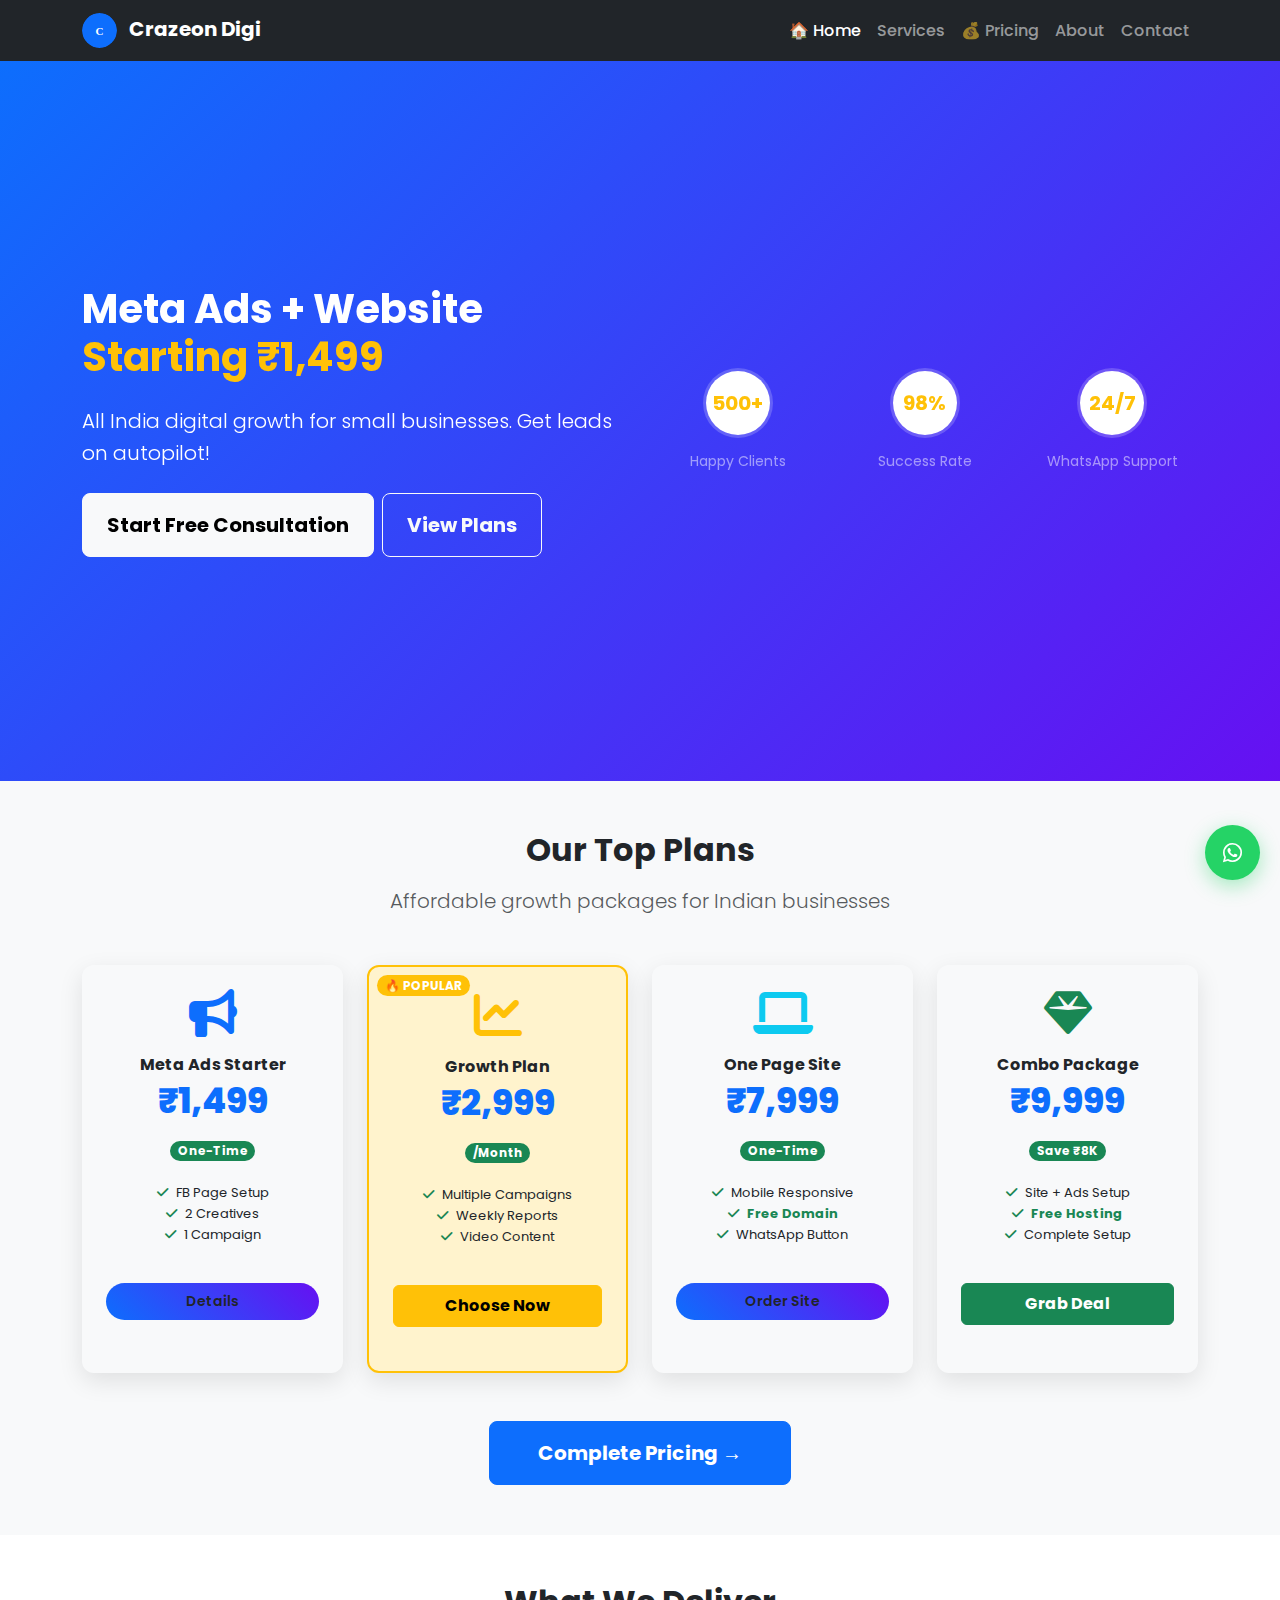
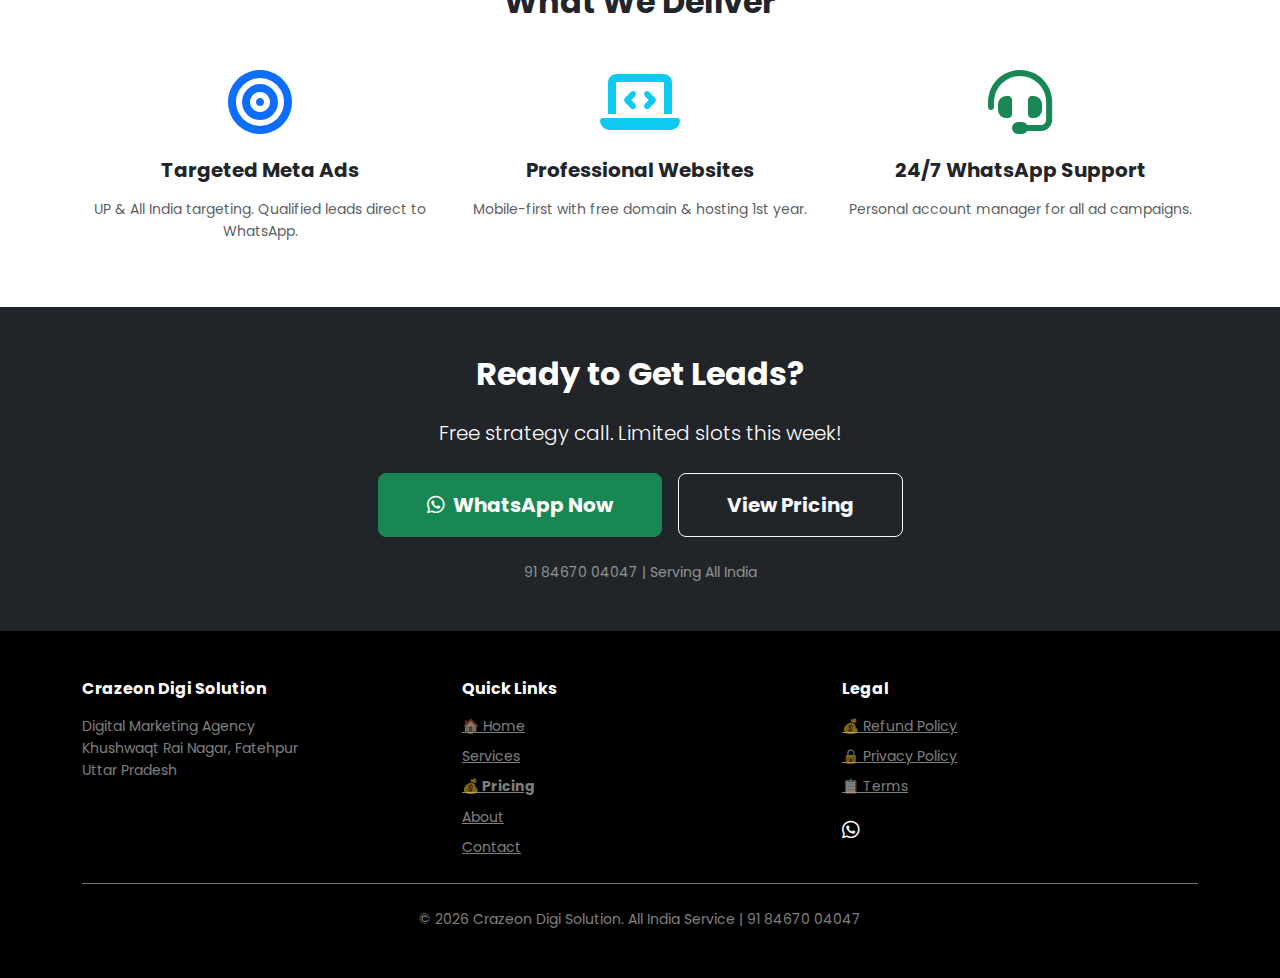
<file: index.html>
<!DOCTYPE html>
<html lang="en">
<head>
<meta charset="UTF-8">
<meta name="viewport" content="width=device-width, initial-scale=1.0">
<title>Crazeon Digi Solution | Meta Ads & Website - All India</title>
<link href="https://fonts.googleapis.com/css2?family=Poppins:wght@300;400;500;600;700;800&display=swap" rel="stylesheet">
<link rel="stylesheet" href="https://cdn.jsdelivr.net/npm/@fortawesome/fontawesome-free@6.4.2/css/all.min.css">
<link href="https://cdn.jsdelivr.net/npm/bootstrap@5.3.2/dist/css/bootstrap.min.css" rel="stylesheet">
<link href="https://cdn.jsdelivr.net/npm/aos@2.3.4/dist/aos.css" rel="stylesheet">
<style>
body{font-family:'Poppins',sans-serif;line-height:1.6}
.hero-section{background:linear-gradient(135deg,#0d6efd 0%,#6610f2 100%);color:white;min-height:80vh;display:flex;align-items:center}
.navbar-brand img{width:35px;height:35px;border-radius:50%;margin-right:8px}
.pricing-teaser{background:#f8f9fa;padding:50px 0}
.price-card-small{border-radius:12px;box-shadow:0 8px 25px rgba(0,0,0,0.1);transition:all 0.3s;overflow:hidden;margin-bottom:20px}
.price-card-small:hover{transform:translateY(-8px)}
.popular-small{background:#fff3cd;border:2px solid #ffc107;position:relative}
.price-big{font-size:2.2rem;font-weight:800;color:#0d6efd;line-height:1.1}
.tick-mini{font-size:13px;padding:6px 0}
.tick-mini i{color:#198754;margin-right:8px}
.btn-home{background:linear-gradient(45deg,#0d6efd,#6610f2);border:none;padding:12px 20px;border-radius:25px;font-weight:600;font-size:14px}
.btn-home:hover{background:linear-gradient(45deg,#0b5ed7,#5a0fd4)}
.whatsapp-float{position:fixed;bottom:20px;right:20px;background:#25D366;width:55px;height:55px;border-radius:50%;color:white;font-size:22px;box-shadow:0 6px 20px rgba(37,211,102,0.4);z-index:1000;transition:all 0.3s;text-decoration:none;display:flex;align-items:center;justify-content:center}
.whatsapp-float:hover{transform:scale(1.08)}
.stats-circle{background:#fff;background-clip:padding-box;border:3px solid rgba(255,255,255,0.2);border-radius:50%;width:70px;height:70px;display:flex;align-items:center;justify-content:center;margin:0 auto 10px}
@media(max-width:768px){
.hero-section{min-height:75vh;padding:20px 0}
.hero-text h1{font-size:2.2rem;line-height:1.2}
.hero-text p{font-size:1rem}
.price-big{font-size:1.9rem}
.pricing-teaser{padding:30px 15px}
.navbar-brand{font-size:1.1rem}
}
@media(max-width:576px){
.hero-text h1{font-size:1.9rem}
.price-big{font-size:1.7rem}
}
</style>
</head>
<body>

<!-- Navbar -->
<nav class="navbar navbar-expand-lg navbar-dark bg-dark sticky-top">
<div class="container">
<a class="navbar-brand fw-bold" href="index.html">
<img src="[data-uri]" alt="Crazeon">
Crazeon Digi
</a>
<button class="navbar-toggler" type="button" data-bs-toggle="collapse" data-bs-target="#navbarNav">
<span class="navbar-toggler-icon"></span>
</button>
<div class="collapse navbar-collapse" id="navbarNav">
<ul class="navbar-nav ms-auto">
<li class="nav-item"><a class="nav-link active fw-medium" href="index.html">🏠 Home</a></li>
<li class="nav-item"><a class="nav-link fw-medium" href="services.html">Services</a></li>
<li class="nav-item"><a class="nav-link fw-medium" href="pricing.html">💰 Pricing</a></li>
<li class="nav-item"><a class="nav-link fw-medium" href="about.html">About</a></li>
<li class="nav-item"><a class="nav-link fw-medium" href="contact.html">Contact</a></li>
</ul>
</div>
</div>
</nav>

<!-- Hero Section - Mobile First -->
<section class="hero-section">
<div class="container">
<div class="row align-items-center">
<div class="col-12 col-lg-6 hero-text text-center text-lg-start" data-aos="fade-up">
<h1 class="fw-bold mb-4">Meta Ads + Website <br><span class="text-warning">Starting ₹1,499</span></h1>
<p class="lead mb-4 opacity-90">All India digital growth for small businesses. Get leads on autopilot!</p>
<div class="d-grid d-lg-flex gap-2 justify-content-center justify-content-lg-start">
<a href="https://wa.me/918467004047?text=Website%20dekhi...%20business%20growth%20plan%20batao" class="btn btn-light btn-lg px-4 py-3 fw-bold mb-2 mb-lg-0">Start Free Consultation</a>
<a href="#pricing" class="btn btn-outline-light btn-lg px-4 py-3 fw-bold">View Plans</a>
</div>
</div>
<div class="col-12 col-lg-6 text-center mt-4 mt-lg-0" data-aos="fade-left">
<div class="row g-3 justify-content-center">
<div class="col-6 col-sm-4">
<div class="stats-circle">
<div class="h5 fw-bold text-warning mb-0">500+</div>
</div>
<small class="text-white-50">Happy Clients</small>
</div>
<div class="col-6 col-sm-4">
<div class="stats-circle">
<div class="h5 fw-bold text-warning mb-0">98%</div>
</div>
<small class="text-white-50">Success Rate</small>
</div>
<div class="col-12 col-sm-4">
<div class="stats-circle">
<div class="h5 fw-bold text-warning mb-0">24/7</div>
</div>
<small class="text-white-50">WhatsApp Support</small>
</div>
</div>
</div>
</div>
</div>
</section>

<!-- Quick Pricing Teaser - Mobile Optimized -->
<section id="pricing" class="pricing-teaser">
<div class="container">
<div class="text-center mb-5">
<h2 class="h2 fw-bold mb-3">Our Top Plans</h2>
<p class="lead text-muted">Affordable growth packages for Indian businesses</p>
</div>
<div class="row g-3 g-lg-4">
<!-- Starter -->
<div class="col-12 col-sm-6 col-lg-3">
<div class="price-card-small h-100 p-4 text-center">
<div class="plan-icon mb-3">
<i class="fas fa-bullhorn fa-3x text-primary"></i>
</div>
<h6 class="fw-bold mb-2">Meta Ads Starter</h6>
<div class="price-big mb-3">₹1,499</div>
<span class="badge bg-success rounded-pill mb-3">One-Time</span>
<ul class="list-unstyled tick-mini small">
<li><i class="fas fa-check"></i>FB Page Setup</li>
<li><i class="fas fa-check"></i>2 Creatives</li>
<li><i class="fas fa-check"></i>1 Campaign</li>
</ul>
<a href="pricing.html#meta" class="btn btn-home w-100 mt-3 py-2">Details</a>
</div>
</div>

<!-- Popular Growth -->
<div class="col-12 col-sm-6 col-lg-3">
<div class="price-card-small h-100 p-4 text-center popular-small">
<span class="badge bg-warning position-absolute top-0 start-0 m-2 fw-bold rounded-pill">🔥 POPULAR</span>
<div class="plan-icon mb-3">
<i class="fas fa-chart-line fa-3x text-warning"></i>
</div>
<h6 class="fw-bold mb-2">Growth Plan</h6>
<div class="price-big mb-3">₹2,999</div>
<span class="badge bg-success rounded-pill mb-3">/Month</span>
<ul class="list-unstyled tick-mini small">
<li><i class="fas fa-check"></i>Multiple Campaigns</li>
<li><i class="fas fa-check"></i>Weekly Reports</li>
<li><i class="fas fa-check"></i>Video Content</li>
</ul>
<a href="pricing.html#meta" class="btn btn-warning w-100 mt-3 py-2 fw-bold">Choose Now</a>
</div>
</div>

<!-- Website -->
<div class="col-12 col-sm-6 col-lg-3">
<div class="price-card-small h-100 p-4 text-center">
<div class="plan-icon mb-3">
<i class="fas fa-laptop fa-3x text-info"></i>
</div>
<h6 class="fw-bold mb-2">One Page Site</h6>
<div class="price-big mb-3">₹7,999</div>
<span class="badge bg-success rounded-pill mb-3">One-Time</span>
<ul class="list-unstyled tick-mini small">
<li><i class="fas fa-check"></i>Mobile Responsive</li>
<li class="text-success fw-bold"><i class="fas fa-check"></i>Free Domain</li>
<li><i class="fas fa-check"></i>WhatsApp Button</li>
</ul>
<a href="pricing.html#website" class="btn btn-home w-100 mt-3 py-2">Order Site</a>
</div>
</div>

<!-- Combo -->
<div class="col-12 col-sm-6 col-lg-3">
<div class="price-card-small h-100 p-4 text-center">
<span class="badge bg-danger position-absolute top-0 start-0 m-2 fw-bold rounded-pill">💰 BEST DEAL</span>
<div class="plan-icon mb-3">
<i class="fas fa-gem fa-3x text-success"></i>
</div>
<h6 class="fw-bold mb-2">Combo Package</h6>
<div class="price-big mb-3">₹9,999</div>
<span class="badge bg-success rounded-pill mb-3">Save ₹8K</span>
<ul class="list-unstyled tick-mini small">
<li><i class="fas fa-check"></i>Site + Ads Setup</li>
<li class="text-success fw-bold"><i class="fas fa-check"></i>Free Hosting</li>
<li><i class="fas fa-check"></i>Complete Setup</li>
</ul>
<a href="pricing.html#combo" class="btn btn-success w-100 mt-3 py-2 fw-bold">Grab Deal</a>
</div>
</div>
</div>
<div class="text-center mt-4 mt-lg-5">
<a href="pricing.html" class="btn btn-primary btn-lg px-5 py-3 fw-bold">Complete Pricing →</a>
</div>
</div>
</section>

<!-- Services - Mobile Optimized -->
<section class="py-5 bg-white">
<div class="container">
<h2 class="text-center h2 fw-bold mb-5">What We Deliver</h2>
<div class="row g-4">
<div class="col-12 col-md-4 text-center">
<i class="fas fa-bullseye fa-4x text-primary mb-4"></i>
<h5 class="fw-bold mb-3">Targeted Meta Ads</h5>
<p class="text-muted small">UP & All India targeting. Qualified leads direct to WhatsApp.</p>
</div>
<div class="col-12 col-md-4 text-center">
<i class="fas fa-laptop-code fa-4x text-info mb-4"></i>
<h5 class="fw-bold mb-3">Professional Websites</h5>
<p class="text-muted small">Mobile-first with free domain & hosting 1st year.</p>
</div>
<div class="col-12 col-md-4 text-center">
<i class="fas fa-headset fa-4x text-success mb-4"></i>
<h5 class="fw-bold mb-3">24/7 WhatsApp Support</h5>
<p class="text-muted small">Personal account manager for all ad campaigns.</p>
</div>
</div>
</div>
</section>

<!-- CTA -->
<section class="bg-dark text-white py-5">
<div class="container text-center">
<h2 class="h2 fw-bold mb-4">Ready to Get Leads?</h2>
<p class="lead mb-4 opacity-90">Free strategy call. Limited slots this week!</p>
<div class="d-grid d-md-flex gap-3 justify-content-center">
<a href="https://wa.me/918467004047?text=Free%20consultation%20chahiye...%20UP%20business" class="btn btn-success btn-lg px-5 py-3 fw-bold">
<i class="fab fa-whatsapp me-2"></i>WhatsApp Now
</a>
<a href="pricing.html" class="btn btn-outline-light btn-lg px-5 py-3 fw-bold mt-2 mt-md-0">View Pricing</a>
</div>
<p class="text-white-50 small mt-4 mb-0">91 84670 04047 | Serving All India</p>
</div>
</section>

<!-- Footer -->
<footer class="bg-black text-white py-5">
<div class="container">
<div class="row g-4">
<div class="col-md-4">
<h6 class="fw-bold mb-3">Crazeon Digi Solution</h6>
<p class="text-white-50 small mb-0">Digital Marketing Agency<br>Khushwaqt Rai Nagar, Fatehpur<br>Uttar Pradesh</p>
</div>
<div class="col-md-4">
<h6 class="fw-bold mb-3">Quick Links</h6>
<div class="d-flex flex-column gap-2 small">
<a href="index.html" class="text-white-50">🏠 Home</a>
<a href="services.html" class="text-white-50">Services</a>
<a href="pricing.html" class="text-white-50 fw-bold">💰 Pricing</a>
<a href="about.html" class="text-white-50">About</a>
<a href="contact.html" class="text-white-50">Contact</a>
</div>
</div>
<div class="col-md-4">
<h6 class="fw-bold mb-3">Legal</h6>
<div class="d-flex flex-column gap-2 small">
<a href="refund.html" class="text-white-50">💰 Refund Policy</a>
<a href="privacy.html" class="text-white-50">🔒 Privacy Policy</a>
<a href="terms.html" class="text-white-50">📋 Terms</a>
</div>
<div class="mt-3">
<a href="https://wa.me/918467004047" class="text-white me-3 fs-5"><i class="fab fa-whatsapp"></i></a>
</div>
</div>
</div>
<div class="text-center border-top border-secondary pt-4 mt-4">
<p class="text-white-50 mb-0 small">© 2026 Crazeon Digi Solution. All India Service | 91 84670 04047</p>
</div>
</div>
</footer>

<!-- WhatsApp Float -->
<a href="https://wa.me/918467004047?text=Home%20dekhi...%20best%20plan%20batao" class="whatsapp-float" target="_blank">
<i class="fab fa-whatsapp"></i>
</a>

<script src="https://cdn.jsdelivr.net/npm/bootstrap@5.3.2/dist/js/bootstrap.bundle.min.js"></script>
<script src="https://cdn.jsdelivr.net/npm/aos@2.3.4/dist/aos.js"></script>
<script>AOS.init({duration:800});</script>
</body>
</html>
</file>
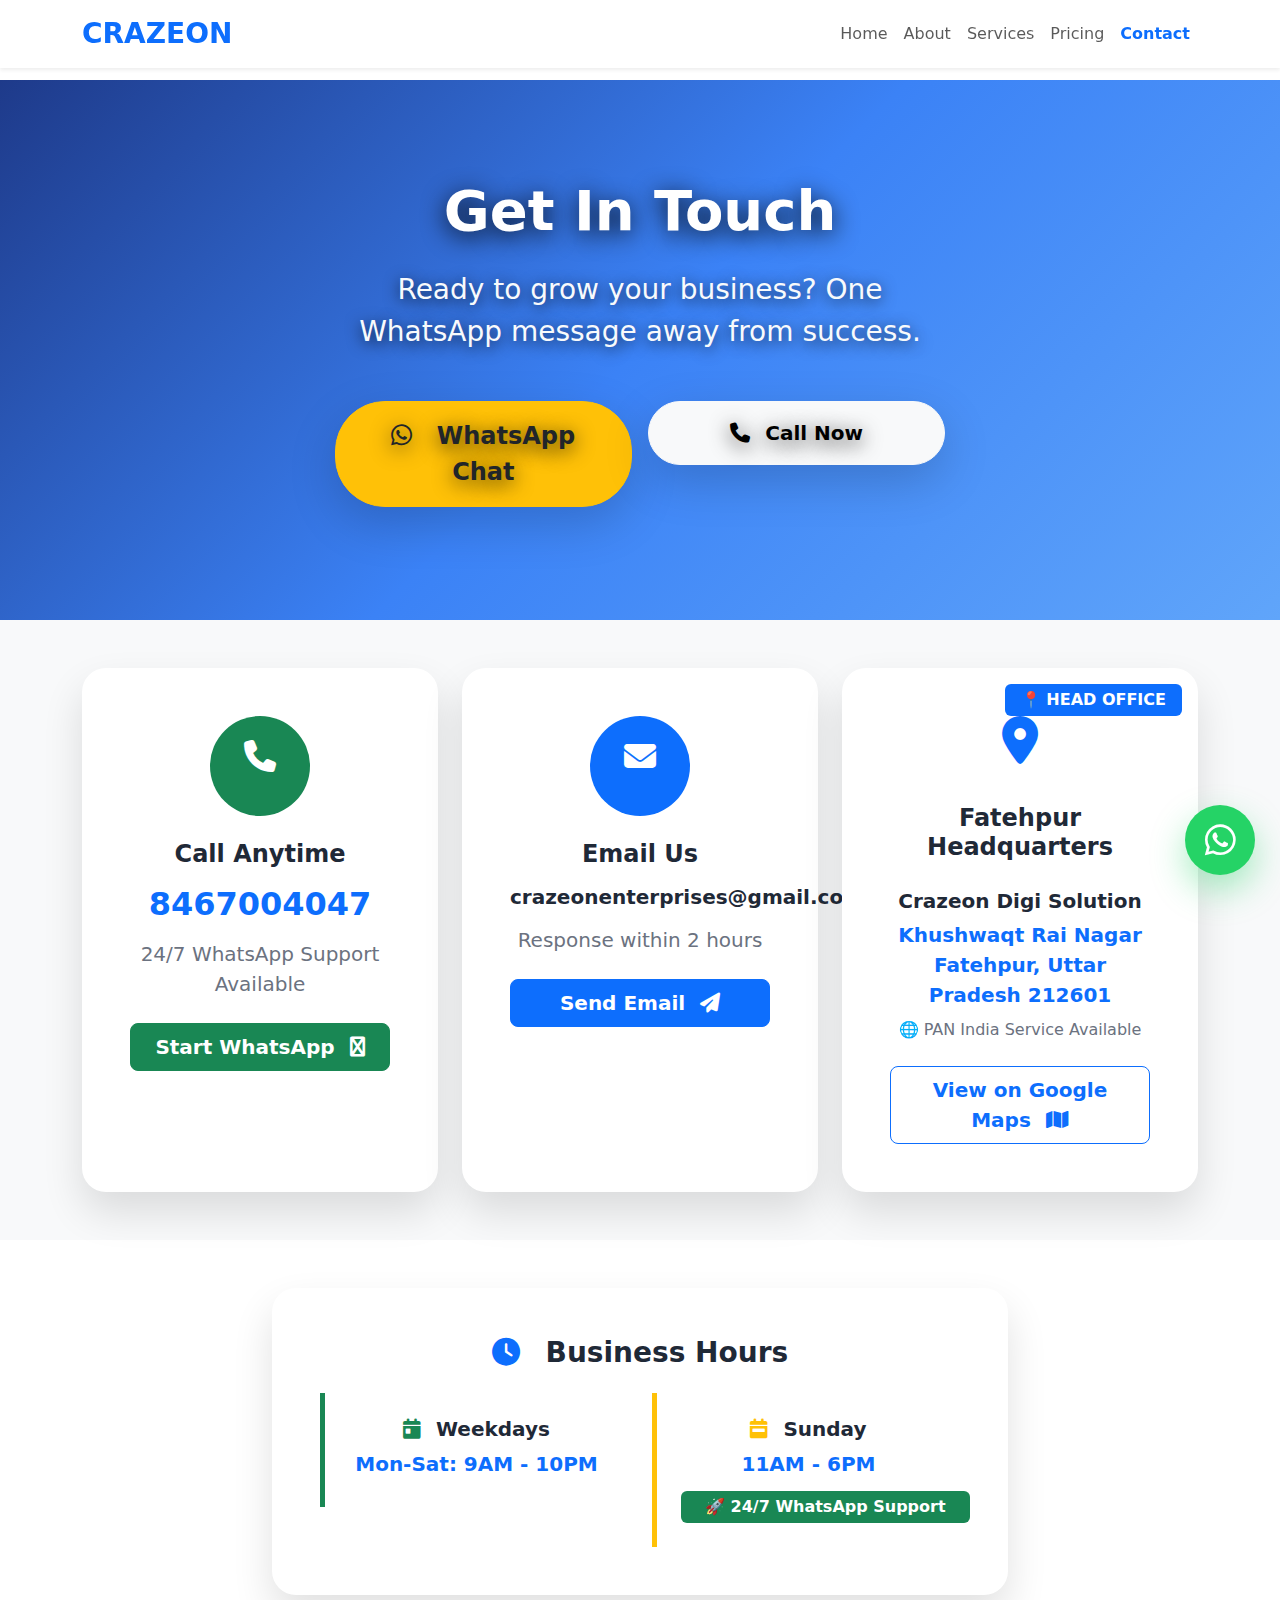
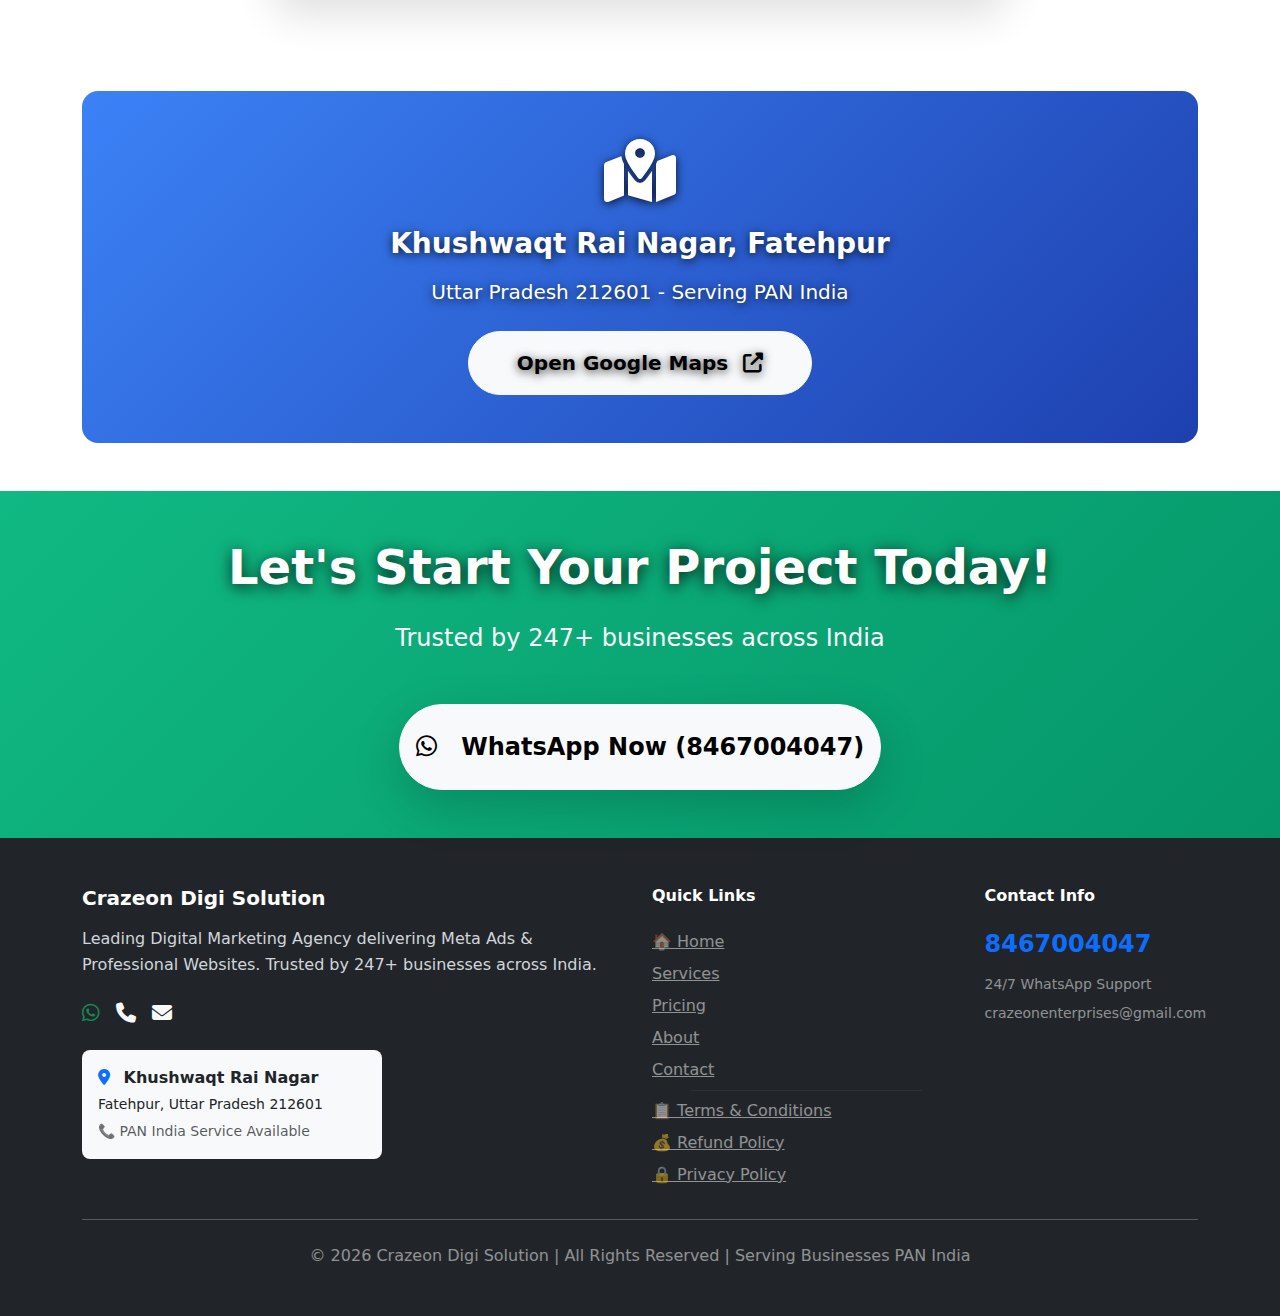
<file: contact.html>
<!DOCTYPE html>
<html lang="en">
<head>
<meta charset="UTF-8">
<meta name="viewport" content="width=device-width, initial-scale=1.0">
<title>Contact | Crazeon Digi Solution - Fatehpur Digital Agency</title>
<meta name="description" content="Contact Crazeon Digi Solution. Khushwaqt Rai Nagar, Fatehpur, UP 212601. Meta Ads + Professional Websites.">
<link href="https://fonts.googleapis.com/css2?family=Poppins:wght@300;400;500;600;700;800&display=swap" rel="stylesheet">
<link rel="stylesheet" href="https://cdn.jsdelivr.net/npm/@fortawesome/fontawesome-free@6.4.2/css/all.min.css">
<link href="https://cdn.jsdelivr.net/npm/bootstrap@5.3.2/dist/css/bootstrap.min.css" rel="stylesheet">
<style>
/* 🔥 PERFECT FLOATING WHATSAPP - ALL PAGES SAME */
.whatsapp-float {
    position: fixed !important; 
    bottom: 25px !important; 
    right: 25px !important; 
    width: 70px !important; 
    height: 70px !important;
    background: #25D366 !important; 
    color: white !important; 
    border-radius: 50% !important; 
    font-size: 2.2rem !important;
    box-shadow: 0 15px 35px rgba(37,211,102,0.4) !important; 
    z-index: 99999 !important;
    display: flex !important; 
    align-items: center !important; 
    justify-content: center !important;
    text-decoration: none !important; 
    transition: all 0.3s ease !important;
    animation: pulse 2s infinite !important;
}
.whatsapp-float:hover {
    transform: scale(1.1) !important;
    box-shadow: 0 20px 40px rgba(37,211,102,0.5) !important;
}

/* HERO TEXT 100% CLEAR */
.contact-hero {
    background: linear-gradient(135deg, #1e3a8a 0%, #3b82f6 50%, #60a5fa 100%) !important;
    min-height: 60vh;
    color: #ffffff !important;
    text-shadow: 0 4px 20px rgba(0,0,0,0.8) !important;
}

.contact-hero h1 {
    color: #ffffff !important;
    text-shadow: 0 5px 25px rgba(0,0,0,0.9) !important;
    font-weight: 800 !important;
    font-size: 3.5rem !important;
}

.contact-hero p {
    color: #f8fafc !important;
    text-shadow: 0 3px 15px rgba(0,0,0,0.8) !important;
}

/* ALL WHITE CARDS */
.location-card, .contact-card {
    background: #ffffff !important;
    box-shadow: 0 20px 40px rgba(0,0,0,0.12) !important;
    border-radius: 24px !important;
}

.text-dark-custom { color: #1f2937 !important; }
.text-muted-custom { color: #6b7280 !important; }

.map-placeholder {
    background: linear-gradient(135deg, #3b82f6, #1e40af);
    color: white !important;
    text-shadow: 0 2px 10px rgba(0,0,0,0.8) !important;
}

/* FOOTER SEPARATOR */
.footer-separator {
    border-color: rgba(255,255,255,0.2) !important;
}

@keyframes pulse {
    0% { transform: scale(1); }
    50% { transform: scale(1.08); }
    100% { transform: scale(1); }
}
</style>
</head>
<body>

<!-- NAVBAR -->
<nav class="navbar navbar-expand-lg navbar-light fixed-top shadow-sm" style="background: rgba(255,255,255,0.98) !important; backdrop-filter: blur(10px);">
  <div class="container">
    <a class="navbar-brand fw-bold text-primary fs-3" href="index.html"><strong>CRAZEON</strong></a>
    <button class="navbar-toggler" type="button" data-bs-toggle="collapse" data-bs-target="#navbarNav">
      <span class="navbar-toggler-icon"></span>
    </button>
    <div class="collapse navbar-collapse" id="navbarNav">
      <ul class="navbar-nav ms-auto">
        <li class="nav-item"><a class="nav-link" href="index.html">Home</a></li>
        <li class="nav-item"><a class="nav-link" href="about.html">About</a></li>
        <li class="nav-item"><a class="nav-link" href="services.html">Services</a></li>
        <li class="nav-item"><a class="nav-link" href="pricing.html">Pricing</a></li>
        <li class="nav-item"><a class="nav-link active fw-bold text-primary" href="contact.html">Contact</a></li>
      </ul>
    </div>
  </div>
</nav>

<!-- HERO BANNER - 100% CLEAR -->
<section class="contact-hero py-5 text-center text-white d-flex align-items-center" style="margin-top: 80px;">
  <div class="container">
    <div class="row justify-content-center">
      <div class="col-lg-8">
        <h1 class="display-3 fw-bold mb-4">Get In Touch</h1>
        <p class="lead fs-3 mb-5" style="max-width: 600px; margin: auto;">
          Ready to grow your business? One WhatsApp message away from success.
        </p>
        <div class="row g-3 justify-content-center">
          <div class="col-md-5">
            <a href="https://wa.me/918467004047?text=Hi%20Crazeon!%20Contact%20page%20se%20message...%20services%20discussion%20karni%20hai" 
               class="btn btn-warning btn-lg px-5 py-3 fw-bold fs-4 w-100 text-dark shadow-lg mb-3" style="border-radius: 50px;">
              <i class="fab fa-whatsapp me-3"></i> WhatsApp Chat
            </a>
          </div>
          <div class="col-md-5">
            <a href="tel:+918467004047" class="btn btn-light btn-lg px-5 py-3 fw-bold fs-5 w-100 shadow-lg" style="border-radius: 50px;">
              <i class="fas fa-phone me-2"></i> Call Now
            </a>
          </div>
        </div>
      </div>
    </div>
  </div>
</section>

<!-- CONTACT INFO CARDS -->
<section class="py-5 bg-light">
  <div class="container">
    <div class="row g-4">
      
      <!-- PHONE CARD -->
      <div class="col-lg-4 col-md-6">
        <div class="contact-card p-5 text-center h-100 rounded-4">
          <div class="bg-success text-white rounded-circle mx-auto mb-4 p-4" style="width: 100px; height: 100px;">
            <i class="fas fa-phone fa-2x"></i>
          </div>
          <h3 class="h4 fw-bold mb-3 text-dark-custom">Call Anytime</h3>
          <div class="h2 fw-bold text-primary mb-3">8467004047</div>
          <p class="lead text-muted-custom mb-4">24/7 WhatsApp Support Available</p>
          <a href="https://wa.me/918467004047" class="btn btn-success btn-lg w-100 px-4 py-2 fw-bold" target="_blank">
            Start WhatsApp <i class="fas fa-whatsapp ms-2"></i>
          </a>
        </div>
      </div>

      <!-- EMAIL CARD -->
      <div class="col-lg-4 col-md-6">
        <div class="contact-card p-5 text-center h-100 rounded-4">
          <div class="bg-primary text-white rounded-circle mx-auto mb-4 p-4" style="width: 100px; height: 100px;">
            <i class="fas fa-envelope fa-2x"></i>
          </div>
          <h3 class="h4 fw-bold mb-3 text-dark-custom">Email Us</h3>
          <div class="h5 fw-bold text-dark-custom mb-3">crazeonenterprises@gmail.com</div>
          <p class="lead text-muted-custom mb-4">Response within 2 hours</p>
          <a href="mailto:crazeonenterprises@gmail.com?subject=Website%20Enquiry" class="btn btn-primary btn-lg w-100 px-4 py-2 fw-bold">
            Send Email <i class="fas fa-paper-plane ms-2"></i>
          </a>
        </div>
      </div>

      <!-- LOCATION CARD - FATEHPUR -->
      <div class="col-lg-4 col-md-12">
        <div class="contact-card p-5 text-center h-100 rounded-4 position-relative">
          <div class="position-absolute top-0 end-0 m-3">
            <span class="badge bg-primary fs-6 px-3 py-2 fw-bold">📍 HEAD OFFICE</span>
          </div>
          <div class="mb-4">
            <i class="fas fa-map-marker-alt fa-3x text-primary mb-3"></i>
          </div>
          <h3 class="h4 fw-bold mb-4 text-dark-custom">Fatehpur Headquarters</h3>
          <div class="mb-4">
            <p class="fs-5 mb-1 fw-bold text-dark-custom">
              Crazeon Digi Solution
            </p>
            <p class="fs-5 mb-2 fw-bold text-primary">
              Khushwaqt Rai Nagar<br>
              Fatehpur, Uttar Pradesh 212601
            </p>
            <p class="text-muted-custom fs-6 mb-0">
              🌐 PAN India Service Available
            </p>
          </div>
          <a href="https://www.google.com/maps/search/?api=1&query=Khushwaqt+Rai+Nagar,+Fatehpur,+Uttar+Pradesh+212601" 
             class="btn btn-outline-primary btn-lg w-100 px-4 py-2 fw-bold" target="_blank">
            View on Google Maps <i class="fas fa-map ms-2"></i>
          </a>
        </div>
      </div>
    </div>
  </div>
</section>

<!-- BUSINESS HOURS -->
<section class="py-5">
  <div class="container">
    <div class="row justify-content-center">
      <div class="col-lg-8">
        <div class="location-card p-5 text-center rounded-4">
          <h2 class="h3 fw-bold mb-4 text-dark-custom">
            <i class="fas fa-clock me-3 text-primary"></i>
            Business Hours
          </h2>
          <div class="row g-4">
            <div class="col-md-6">
              <div class="p-4 border-start border-5 border-success rounded-end">
                <h5 class="fw-bold mb-2 text-dark-custom fs-5">
                  <i class="fas fa-calendar-day me-2 text-success"></i>
                  Weekdays
                </h5>
                <p class="fs-5 fw-bold mb-1 text-primary">Mon-Sat: 9AM - 10PM</p>
              </div>
            </div>
            <div class="col-md-6">
              <div class="p-4 border-start border-5 border-warning rounded-end">
                <h5 class="fw-bold mb-2 text-dark-custom fs-5">
                  <i class="fas fa-calendar-week me-2 text-warning"></i>
                  Sunday
                </h5>
                <p class="fs-5 fw-bold mb-1 text-primary">11AM - 6PM</p>
                <span class="badge bg-success fs-6 px-4 py-2 fw-bold mt-2">
                  🚀 24/7 WhatsApp Support
                </span>
              </div>
            </div>
          </div>
        </div>
      </div>
    </div>
  </div>
</section>

<!-- MAP PLACEHOLDER -->
<section class="py-5 text-center">
  <div class="container">
    <div class="map-placeholder rounded-4 p-5">
      <i class="fas fa-map-marked-alt fa-4x mb-4"></i>
      <h3 class="h3 fw-bold mb-3">Khushwaqt Rai Nagar, Fatehpur</h3>
      <p class="lead mb-4">Uttar Pradesh 212601 - Serving PAN India</p>
      <a href="https://www.google.com/maps/search/?api=1&query=Khushwaqt+Rai+Nagar,+Fatehpur,+Uttar+Pradesh+212601" 
         class="btn btn-light btn-lg px-5 py-3 fw-bold" target="_blank" style="border-radius: 50px;">
        Open Google Maps <i class="fas fa-external-link-alt ms-2"></i>
      </a>
    </div>
  </div>
</section>

<!-- CTA SECTION -->
<section class="py-5 text-white text-center" style="background: linear-gradient(135deg, #10b981, #059669) !important;">
  <div class="container">
    <h2 class="display-5 fw-bold mb-4" style="color: #ffffff !important; text-shadow: 0 3px 15px rgba(0,0,0,0.8);">
      Let's Start Your Project Today!
    </h2>
    <p class="lead fs-4 mb-5" style="color: #f8fafc !important;">Trusted by 247+ businesses across India</p>
    <a href="https://wa.me/918467004047?text=Hi%20Crazeon!%20Contact%20details%20note%20kar%20liye...%20package%20discussion%20karni%20hai" 
       class="btn btn-light btn-lg px-6 py-4 fs-4 fw-bold shadow-lg" style="border-radius: 50px;" target="_blank">
      <i class="fab fa-whatsapp me-3"></i> WhatsApp Now (8467004047)
    </a>
  </div>
</section>

<!-- ✅ PERFECT CONSISTENT FOOTER WITH LEGAL LINKS -->
<footer class="bg-dark text-white py-5">
  <div class="container">
    <div class="row">
      <div class="col-lg-6 mb-4">
        <h5 class="fw-bold mb-3"><strong>Crazeon Digi Solution</strong></h5>
        <p class="mb-4" style="color: #d1d5db !important; line-height: 1.6;">
          Leading Digital Marketing Agency delivering Meta Ads & Professional Websites. 
          Trusted by 247+ businesses across India.
        </p>
        <div class="d-flex gap-3 mb-4">
          <a href="https://wa.me/918467004047" class="text-success"><i class="fab fa-whatsapp fa-lg"></i></a>
          <a href="tel:+918467004047" class="text-light"><i class="fas fa-phone fa-lg"></i></a>
          <a href="mailto:crazeonenterprises@gmail.com" class="text-light"><i class="fas fa-envelope fa-lg"></i></a>
        </div>
        <div class="p-3 bg-light rounded-3" style="max-width: 300px;">
          <p class="mb-1 fw-bold fs-6 text-dark">
            <i class="fas fa-map-marker-alt me-2 text-primary"></i>
            Khushwaqt Rai Nagar
          </p>
          <p class="mb-1 small text-dark fw-medium">
            Fatehpur, Uttar Pradesh 212601
          </p>
          <small class="text-muted">📞 PAN India Service Available</small>
        </div>
      </div>
      <div class="col-lg-6">
        <div class="row">
          <!-- ✅ UPDATED QUICK LINKS WITH LEGAL PAGES -->
          <div class="col-md-7">
            <h6 class="fw-bold mb-4">Quick Links</h6>
            <a href="index.html" class="text-white-50 d-block mb-2">🏠 Home</a>
            <a href="services.html" class="text-white-50 d-block mb-2">Services</a>
            <a href="pricing.html" class="text-white-50 d-block mb-2">Pricing</a>
            <a href="about.html" class="text-white-50 d-block mb-2">About</a>
            <a href="contact.html" class="text-white-50 d-block mb-2">Contact</a>
            <hr class="my-2 w-75 mx-auto footer-separator">
            <a href="terms.html" class="text-white-50 d-block mb-2">📋 Terms & Conditions</a>
            <a href="refund.html" class="text-white-50 d-block mb-2">💰 Refund Policy</a>
            <a href="privacy.html" class="text-white-50 d-block mb-2">🔒 Privacy Policy</a>
          </div>
          <div class="col-md-5">
            <h6 class="fw-bold mb-4">Contact Info</h6>
            <div class="h4 fw-bold text-primary mb-3">8467004047</div>
            <p class="text-white-50 small mb-2">24/7 WhatsApp Support</p>
            <p class="text-white-50 small mb-0">crazeonenterprises@gmail.com</p>
          </div>
        </div>
      </div>
    </div>
    <hr class="my-4">
    <div class="text-center">
      <p class="text-white-50 mb-0">
        © 2026 Crazeon Digi Solution | All Rights Reserved | Serving Businesses PAN India
      </p>
    </div>
  </div>
</footer>

<!-- SCRIPTS -->
<script src="https://cdn.jsdelivr.net/npm/bootstrap@5.3.2/dist/js/bootstrap.bundle.min.js"></script>

<!-- 🔥 PERFECT FLOATING WHATSAPP -->
<a href="https://wa.me/918467004047?text=Hi%20Crazeon!%20Contact%20page%20dekhi..." class="whatsapp-float" target="_blank">
  <i class="fab fa-whatsapp"></i>
</a>

</body>
</html>
</file>
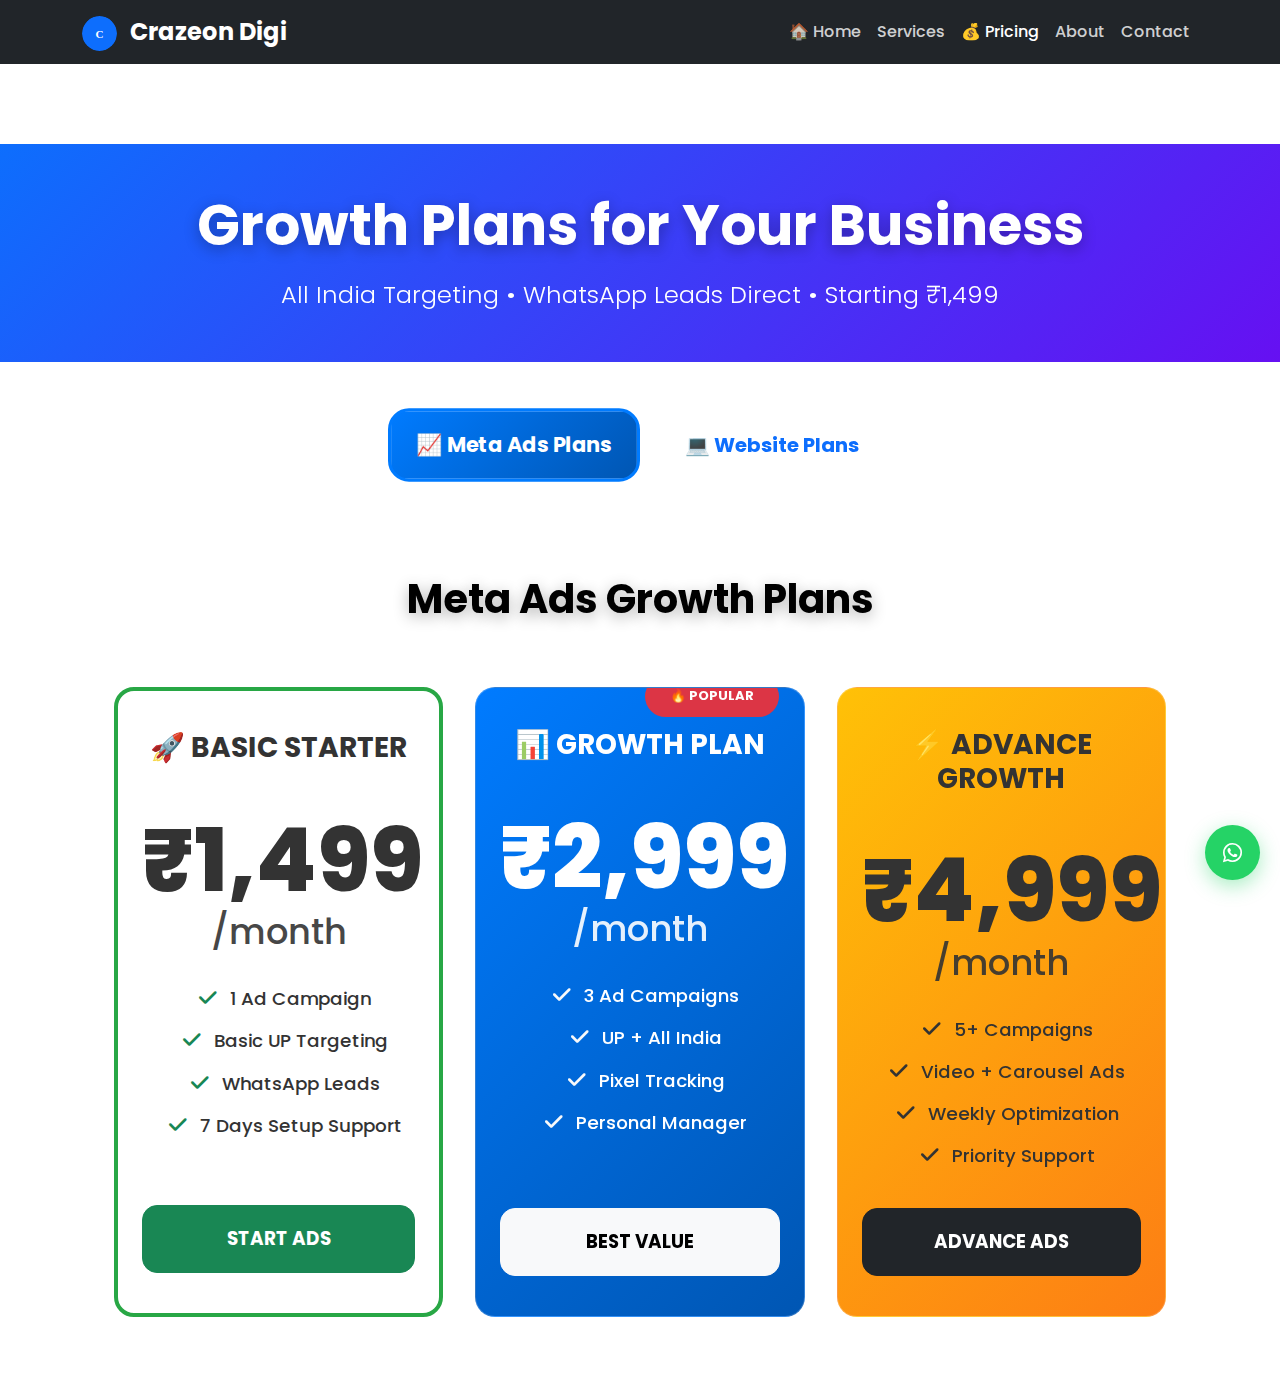
<file: pricing.html>
<!DOCTYPE html>
<html lang="en">
<head>
<meta charset="UTF-8">
<meta name="viewport" content="width=device-width, initial-scale=1.0">
<title>Pricing - Crazeon Digi Solution | Meta Ads & Website</title>
<link href="https://fonts.googleapis.com/css2?family=Poppins:wght@300;400;500;600;700;800&display=swap" rel="stylesheet">
<link rel="stylesheet" href="https://cdn.jsdelivr.net/npm/@fortawesome/fontawesome-free@6.4.2/css/all.min.css">
<link href="https://cdn.jsdelivr.net/npm/bootstrap@5.3.2/dist/css/bootstrap.min.css" rel="stylesheet">
<link href="https://cdn.jsdelivr.net/npm/aos@2.3.4/dist/aos.css" rel="stylesheet">
<style>
body{font-family:'Poppins',sans-serif;line-height:1.6}
.navbar-brand img{width:35px;height:35px;border-radius:50%;margin-right:8px}
.pricing-section{background:rgba(255,255,255,0.1);backdrop-filter:blur(15px);border-radius:25px;padding:3rem 2rem;margin:2rem auto;max-width:1400px}
.plans-grid{display:grid;grid-template-columns:repeat(auto-fit,minmax(320px,1fr));gap:2rem}
.plan-card{border-radius:20px;padding:2.5rem 1.5rem;transition:all 0.4s ease;background:white;color:#333;position:relative;overflow:hidden;min-height:520px;display:flex;flex-direction:column;border:1px solid rgba(255,255,255,0.2)}
.plan-card:hover{transform:translateY(-15px);box-shadow:0 30px 60px rgba(0,0,0,0.25)}
.starter-card{border:4px solid #28a745}
.growth-card{background:linear-gradient(135deg,#007bff,#0056b3);color:white !important}
.pro-card{background:linear-gradient(135deg,#ffc107,#fd7e14);color:#333 !important}
.business-card{background:linear-gradient(135deg,#6f42c1,#e83e8c);color:white !important}
.premium-card{background:linear-gradient(135deg,#1a1a1a,#333);color:#ffd700 !important;border:4px solid #ffd700}
.popular{position:absolute;top:-12px;right:25px;background:#dc3545;color:white;padding:10px 25px;border-radius:30px;font-size:13px;font-weight:700}
.price{font-size:clamp(2.8rem,8vw,5.5rem);font-weight:800;margin:1.5rem 0 0.5rem 0;line-height:1.1}
.price small{font-size:0.4em;font-weight:500;opacity:0.9;display:block;margin-top:0.25rem}
.plan-card ul li{font-size:1.15rem;margin-bottom:0.8rem;font-weight:500;padding-left:0.5rem}
.plan-card ul li i{font-size:1.25rem;width:28px}
.plan-card .btn{margin-top:auto;padding:1.2rem 2rem;font-size:1.15rem;font-weight:700;border-radius:15px}
.nav-tabs{border:none;gap:1.5rem;justify-content:center;margin-bottom:3rem}
.nav-tabs .nav-link{border-radius:20px;padding:1.2rem 3rem;font-size:1.35rem;font-weight:600;border:3px solid transparent}
.nav-tabs .nav-link.active{background:linear-gradient(135deg,#007bff,#0056b3);color:white !important;border-color:#007bff;transform:scale(1.05)}
.whatsapp-float{position:fixed;bottom:20px;right:20px;background:#25D366;width:55px;height:55px;border-radius:50%;color:white;font-size:22px;box-shadow:0 6px 20px rgba(37,211,102,0.4);z-index:1000;transition:all 0.3s;text-decoration:none;display:flex;align-items:center;justify-content:center}
.whatsapp-float:hover{transform:scale(1.08)}
@media(max-width:768px){.pricing-section{padding:2rem 1rem;margin:1rem;border-radius:20px}.plans-grid{grid-template-columns:1fr;gap:1.5rem}.plan-card{min-height:480px;padding:2rem 1.25rem}.price{font-size:2.8rem !important}.nav-tabs .nav-link{padding:1rem 2rem;font-size:1.2rem}}
@media(max-width:576px){.price{font-size:2.4rem !important}.plan-card ul li{font-size:1.05rem}}
.display-4,.display-6{font-weight:700;text-shadow:0 4px 15px rgba(0,0,0,0.3)}
.text-white-50{color:rgba(255,255,255,0.85) !important}
/* Navbar same as index */
.navbar-dark .navbar-brand{color:#fff !important;font-weight:800;font-size:1.5rem}
.navbar-dark .navbar-nav .nav-link{color:rgba(255,255,255,0.8) !important;font-weight:600}
.navbar-dark .navbar-nav .nav-link:hover,.navbar-dark .navbar-nav .nav-link.active{color:#fff !important}
</style>
</head>
<body>

<!-- Navbar - EXACT SAME AS INDEX -->
<nav class="navbar navbar-expand-lg navbar-dark bg-dark sticky-top">
<div class="container">
<a class="navbar-brand fw-bold" href="index.html">
<img src="[data-uri]" alt="Crazeon">
Crazeon Digi
</a>
<button class="navbar-toggler" type="button" data-bs-toggle="collapse" data-bs-target="#navbarNav">
<span class="navbar-toggler-icon"></span>
</button>
<div class="collapse navbar-collapse" id="navbarNav">
<ul class="navbar-nav ms-auto">
<li class="nav-item"><a class="nav-link fw-medium" href="index.html">🏠 Home</a></li>
<li class="nav-item"><a class="nav-link fw-medium" href="services.html">Services</a></li>
<li class="nav-item"><a class="nav-link active fw-medium" href="pricing.html">💰 Pricing</a></li>
<li class="nav-item"><a class="nav-link fw-medium" href="about.html">About</a></li>
<li class="nav-item"><a class="nav-link fw-medium" href="contact.html">Contact</a></li>
</ul>
</div>
</div>
</nav>

<!-- Main Content - Padding for sticky navbar -->
<div style="padding-top: 80px;">

<!-- Pricing Hero Header -->
<section class="bg-primary bg-gradient text-white py-5 mb-5" style="background: linear-gradient(135deg, #0d6efd 0%, #6610f2 100%) !important;">
<div class="container text-center">
<h1 class="display-4 fw-bold mb-3" data-aos="fade-up">Growth Plans for Your Business</h1>
<p class="lead fs-4 opacity-90 mb-0" data-aos="fade-up" data-aos-delay="200">All India Targeting • WhatsApp Leads Direct • Starting ₹1,499</p>
</div>
</section>

<!-- Tabs Section -->
<div class="container">
<ul class="nav nav-tabs justify-content-center mb-5" id="pricingTabs">
<li class="nav-item">
<a class="nav-link active px-4 py-3 fs-5 fw-bold" href="#ads" data-bs-toggle="tab" data-aos="zoom-in">📈 Meta Ads Plans</a>
</li>
<li class="nav-item">
<a class="nav-link px-4 py-3 fs-5 fw-bold" href="#websites" data-bs-toggle="tab" data-aos="zoom-in" data-aos-delay="100">💻 Website Plans</a>
</li>
</ul>

<div class="tab-content">
<!-- ADS PLANS -->
<div class="tab-pane fade show active" id="ads">
<div class="pricing-section text-center">
<h2 class="display-6 fw-bold text-black mb-5 pb-3" data-aos="fade-up">Meta Ads Growth Plans</h2>
<div class="plans-grid">
<div class="plan-card starter-card" data-aos="fade-up">
<h3 class="h3 fw-bold mb-4">🚀 BASIC STARTER</h3>
<div class="price">₹<span>1,499</span><small>/month</small></div>
<ul class="list-unstyled mt-4 mb-4">
<li><i class="fas fa-check text-success me-2"></i>1 Ad Campaign</li>
<li><i class="fas fa-check text-success me-2"></i>Basic UP Targeting</li>
<li><i class="fas fa-check text-success me-2"></i>WhatsApp Leads</li>
<li><i class="fas fa-check text-success me-2"></i>7 Days Setup Support</li>
</ul>
<a href="https://wa.me/918467004047?text=Hi!%20Ads%20Basic%20₹1499" class="btn btn-success fw-bold w-100">START ADS</a>
</div>

<div class="plan-card growth-card" data-aos="fade-up" data-aos-delay="100">
<span class="popular">🔥 POPULAR</span>
<h3 class="h3 fw-bold mb-4">📊 GROWTH PLAN</h3>
<div class="price">₹<span>2,999</span><small>/month</small></div>
<ul class="list-unstyled mt-4 mb-4">
<li><i class="fas fa-check text-light me-2"></i>3 Ad Campaigns</li>
<li><i class="fas fa-check text-light me-2"></i>UP + All India</li>
<li><i class="fas fa-check text-light me-2"></i>Pixel Tracking</li>
<li><i class="fas fa-check text-light me-2"></i>Personal Manager</li>
</ul>
<a href="https://wa.me/918467004047?text=Hi!%20Ads%20Growth%20₹2999" class="btn btn-light fw-bold w-100">BEST VALUE</a>
</div>

<div class="plan-card pro-card" data-aos="fade-up" data-aos-delay="200">
<h3 class="h3 fw-bold mb-4">⚡ ADVANCE GROWTH</h3>
<div class="price">₹<span>4,999</span><small>/month</small></div>
<ul class="list-unstyled mt-4 mb-4">
<li><i class="fas fa-check me-2"></i>5+ Campaigns</li>
<li><i class="fas fa-check me-2"></i>Video + Carousel Ads</li>
<li><i class="fas fa-check me-2"></i>Weekly Optimization</li>
<li><i class="fas fa-check me-2"></i>Priority Support</li>
</ul>
<a href="https://wa.me/918467004047?text=Hi!%20Ads%20Advance%20₹4999" class="btn btn-dark fw-bold w-100">ADVANCE ADS</a>
</div>
</div>
</div>
</div>

<!-- WEBSITE PLANS -->
<div class="tab-pane fade" id="websites">
<div class="pricing-section text-center">
<h2 class="display-6 fw-bold text-black mb-5 pb-3" data-aos="fade-up">Professional Website Plans</h2>
<div class="plans-grid">
<div class="plan-card starter-card" data-aos="fade-up">
<h3 class="h4 fw-bold mb-4">🚀 STARTER</h3>
<div class="price">₹<span>1,499</span></div>
<small class="text-muted fw-medium">one-time</small>
<ul class="list-unstyled mt-4 mb-4">
<li><i class="fas fa-check text-success me-2"></i>1 Page Website</li>
<li><i class="fas fa-check text-success me-2"></i>Free Hosting</li>
<li><i class="fas fa-check text-success me-2"></i>Mobile Responsive</li>
<li><i class="fas fa-check text-success me-2"></i>WhatsApp Button</li>
</ul>
<a href="https://wa.me/918467004047?text=Hi!%20Starter%20Website%20₹1499" class="btn btn-success fw-bold w-100">GET STARTED</a>
</div>

<div class="plan-card growth-card" data-aos="fade-up" data-aos-delay="100">
<h3 class="h4 fw-bold mb-4">🏢 ONE PAGE BUSINESS</h3>
<div class="price">₹<span>7,999</span></div>
<small class="text-light fw-medium">one-time</small>
<ul class="list-unstyled mt-4 mb-4">
<li><i class="fas fa-check text-light me-2"></i>1 Page + Contact</li>
<li><i class="fas fa-check text-light me-2"></i>Free Domain 1yr</li>
<li><i class="fas fa-check text-light me-2"></i>Free Hosting</li>
<li><i class="fas fa-check text-light me-2"></i>SEO Ready</li>
</ul>
<a href="https://wa.me/918467004047?text=Hi!%20One%20Page%20₹7999" class="btn btn-light fw-bold w-100">BUSINESS SITE</a>
</div>

<div class="plan-card pro-card" data-aos="fade-up" data-aos-delay="200">
<span class="popular">⭐ MOST POPULAR</span>
<h3 class="h4 fw-bold mb-4">💼 BUSINESS WEBSITE</h3>
<div class="price">₹<span>16,999</span></div>
<small class="text-light fw-medium">one-time</small>
<ul class="list-unstyled mt-4 mb-4">
<li><i class="fas fa-check me-2"></i>7 Professional Pages</li>
<li><i class="fas fa-check me-2"></i>Free Domain 1yr</li>
<li><i class="fas fa-check me-2"></i>Free Hosting</li>
<li><i class="fas fa-check me-2"></i>Google My Business</li>
</ul>
<a href="https://wa.me/918467004047?text=Hi!%20Business%20₹16999" class="btn btn-dark fw-bold w-100">PRO BUSINESS</a>
</div>

<div class="plan-card business-card" data-aos="fade-up" data-aos-delay="300">
<h3 class="h4 fw-bold mb-4">🛒 E-COMMERCE</h3>
<div class="price">₹<span>21,999</span></div>
<small class="text-light fw-medium">one-time</small>
<ul class="list-unstyled mt-4 mb-4">
<li><i class="fas fa-check text-light me-2"></i>15+ Pages + Products</li>
<li><i class="fas fa-check text-light me-2"></i>Free Domain 1yr</li>
<li><i class="fas fa-check text-light me-2"></i>Free Hosting</li>
<li><i class="fas fa-check text-light me-2"></i>Razorpay/Paytm</li>
</ul>
<a href="https://wa.me/918467004047?text=Hi!%20Ecommerce%20₹21999" class="btn btn-light fw-bold w-100">START E-COM</a>
</div>

<div class="plan-card premium-card" data-aos="fade-up" data-aos-delay="400">
<h3 class="h4 fw-bold mb-4">👑 PREMIUM E-COMMERCE</h3>
<div class="price">₹<span>34,999</span></div>
<small class="text-light fw-medium">one-time</small>
<ul class="list-unstyled mt-4 mb-4">
<li><i class="fas fa-check text-warning me-2"></i>25+ Custom Pages</li>
<li><i class="fas fa-check text-warning me-2"></i>3 Years Free Domain</li>
<li><i class="fas fa-check text-warning me-2"></i>3 Years Free Hosting</li>
<li><i class="fas fa-check text-warning me-2"></i>6 Months Free Maintenance</li>
</ul>
<a href="https://wa.me/918467004047?text=Hi!%20Premium%20₹34999" class="btn btn-warning fw-bold w-100 text-dark">PREMIUM DEAL 🔥</a>
</div>
</div>
</div>
</div>
</div>
</div>

<!-- WhatsApp Float -->
<a href="https://wa.me/918467004047?text=Pricing%20dekhi...%20best%20plan%20batao" class="whatsapp-float" target="_blank">
<i class="fab fa-whatsapp"></i>
</a>

<script src="https://cdn.jsdelivr.net/npm/bootstrap@5.3.2/dist/js/bootstrap.bundle.min.js"></script>
<script src="https://cdn.jsdelivr.net/npm/aos@2.3.4/dist/aos.js"></script>
<script>AOS.init({duration:800});</script>

</body>
</html>
</file>
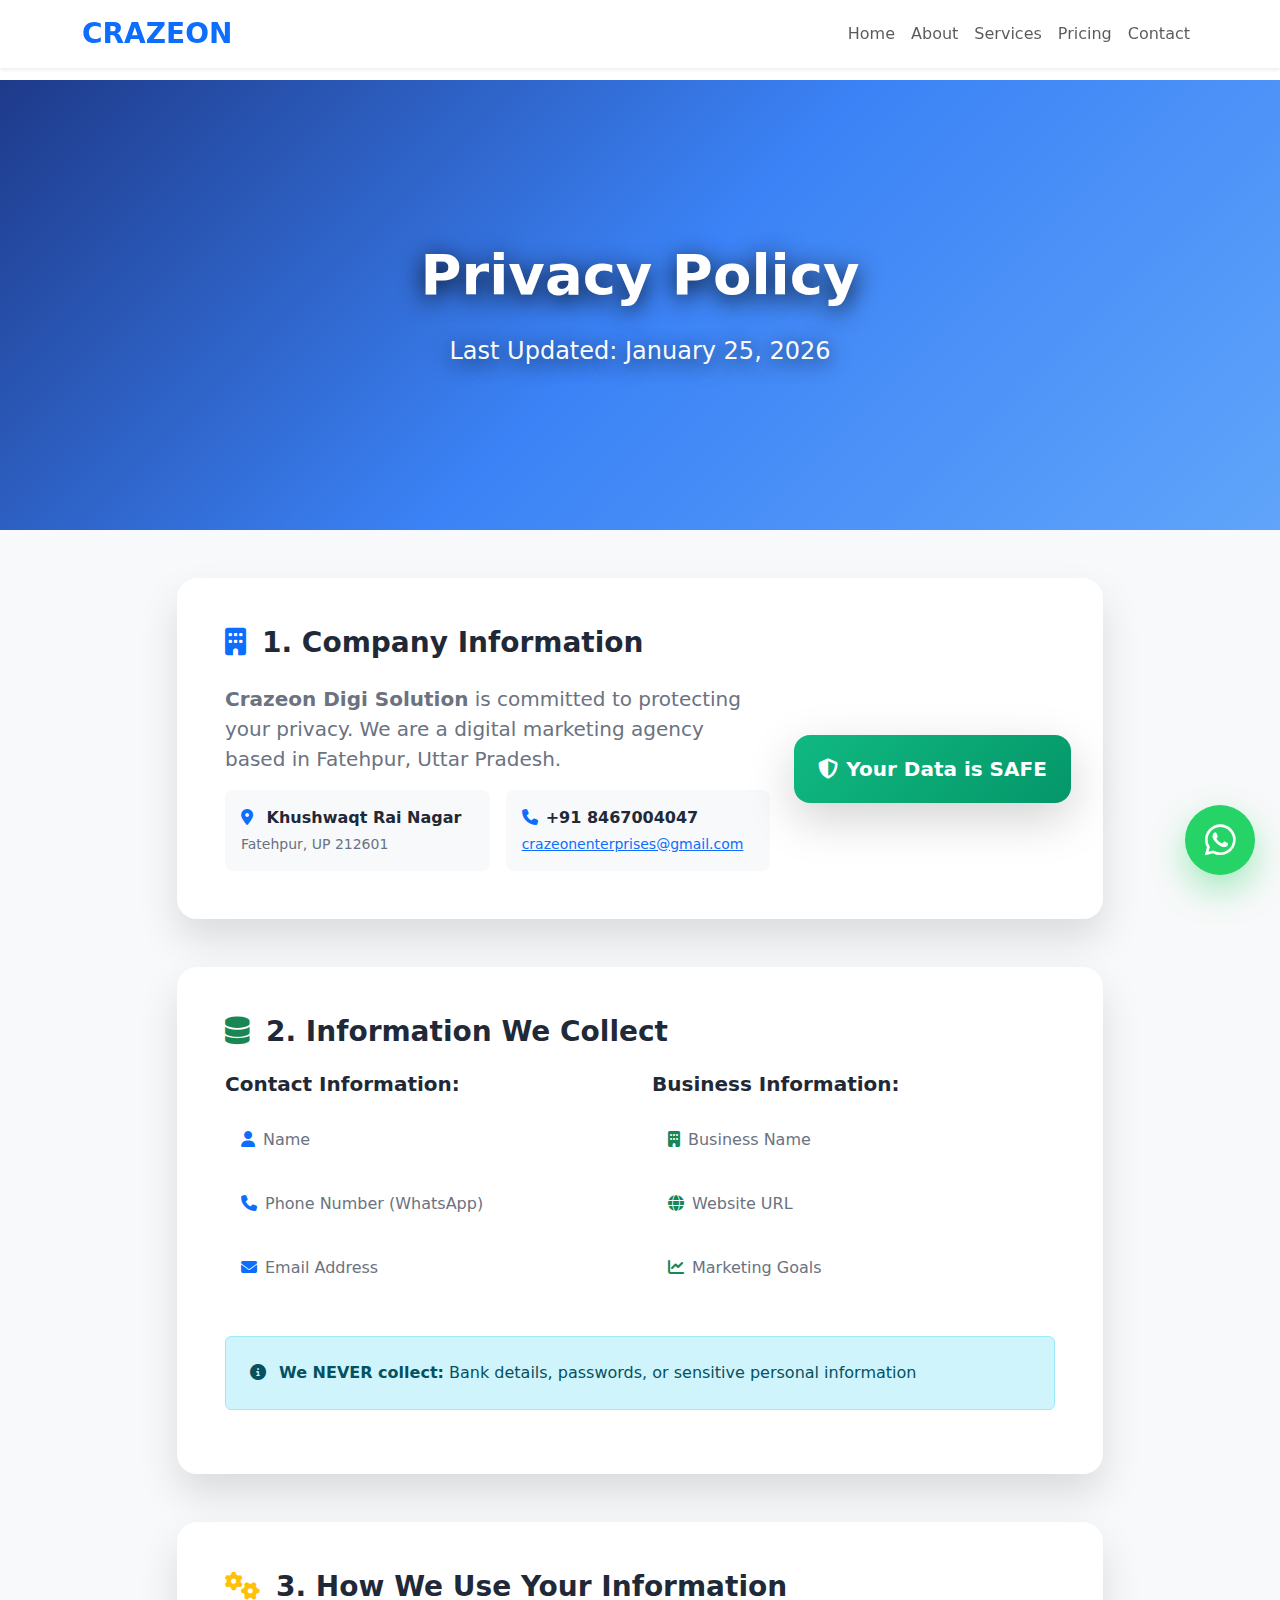
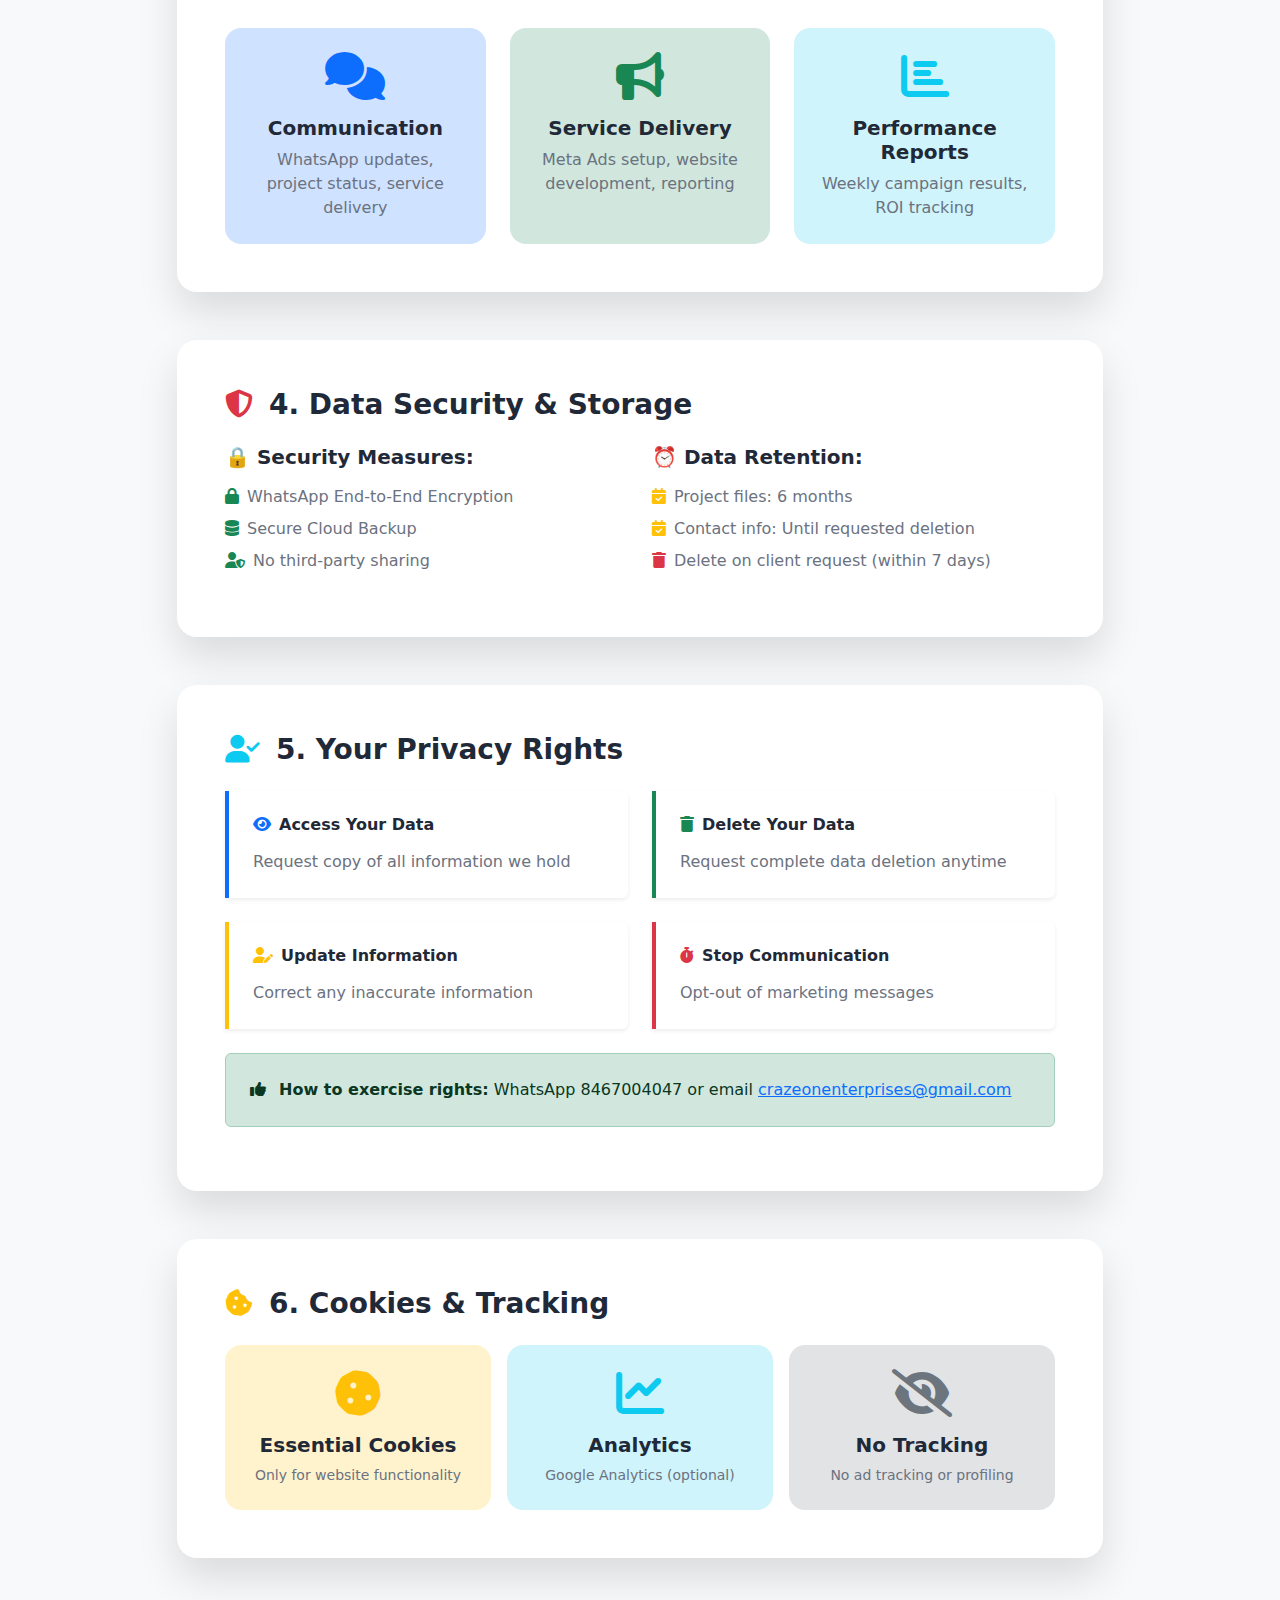
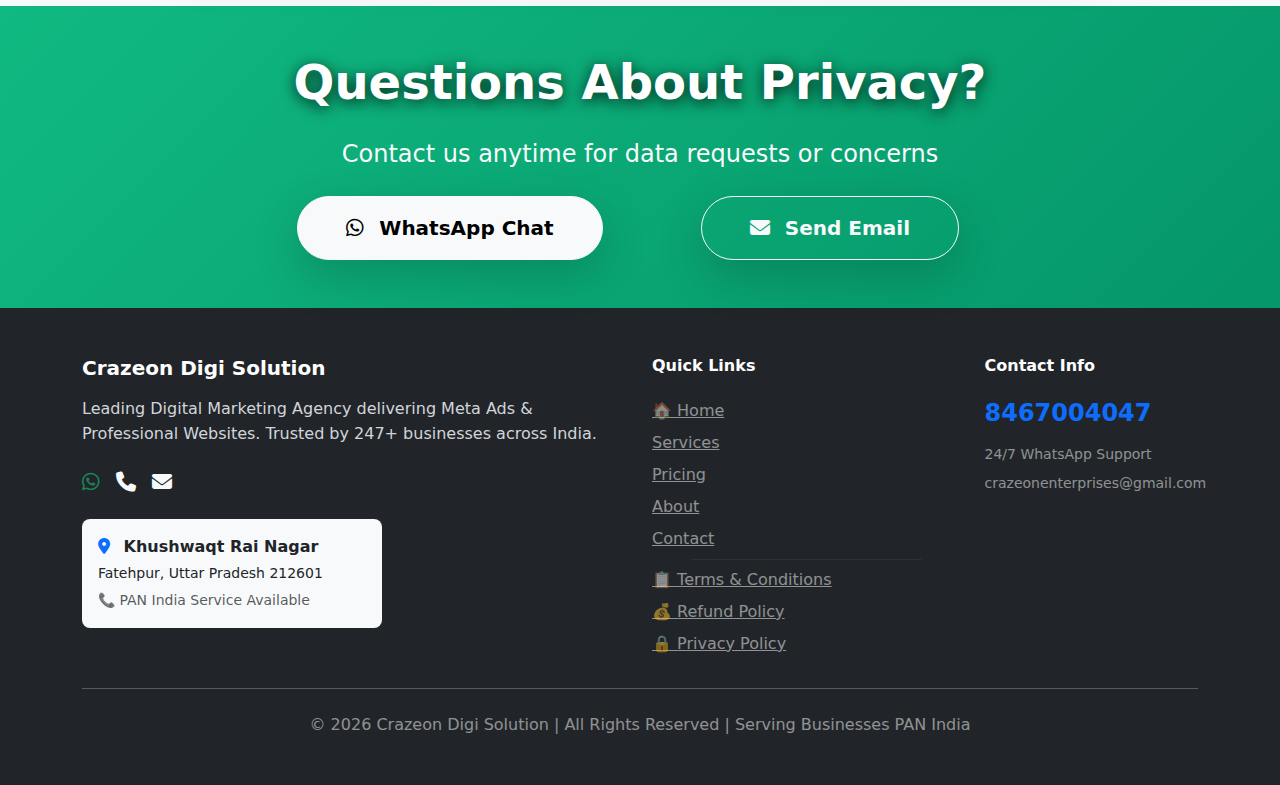
<file: privacy.html>
<!DOCTYPE html>
<html lang="en">
<head>
<meta charset="UTF-8">
<meta name="viewport" content="width=device-width, initial-scale=1.0">
<title>Privacy Policy | Crazeon Digi Solution</title>
<meta name="description" content="Privacy Policy - Crazeon Digi Solution. Fatehpur Digital Agency. Your data protection is our priority.">
<link href="https://fonts.googleapis.com/css2?family=Poppins:wght@300;400;500;600;700;800&display=swap" rel="stylesheet">
<link rel="stylesheet" href="https://cdn.jsdelivr.net/npm/@fortawesome/fontawesome-free@6.4.2/css/all.min.css">
<link href="https://cdn.jsdelivr.net/npm/bootstrap@5.3.2/dist/css/bootstrap.min.css" rel="stylesheet">
<style>
/* 🔥 PERFECT FLOATING WHATSAPP - ALL PAGES SAME */
.whatsapp-float {
    position: fixed !important; 
    bottom: 25px !important; 
    right: 25px !important; 
    width: 70px !important; 
    height: 70px !important;
    background: #25D366 !important; 
    color: white !important; 
    border-radius: 50% !important; 
    font-size: 2.2rem !important;
    box-shadow: 0 15px 35px rgba(37,211,102,0.4) !important; 
    z-index: 99999 !important;
    display: flex !important; 
    align-items: center !important; 
    justify-content: center !important;
    text-decoration: none !important; 
    transition: all 0.3s ease !important;
    animation: pulse 2s infinite !important;
}
.whatsapp-float:hover {
    transform: scale(1.1) !important;
    box-shadow: 0 20px 40px rgba(37,211,102,0.5) !important;
}

/* 🔥 100% CLEAR TEXT EVERYWHERE */
.privacy-hero {
    background: linear-gradient(135deg, #1e3a8a 0%, #3b82f6 50%, #60a5fa 100%) !important;
    min-height: 50vh;
    color: #ffffff !important;
    text-shadow: 0 4px 20px rgba(0,0,0,0.8) !important;
}

.privacy-hero h1 {
    color: #ffffff !important;
    text-shadow: 0 5px 25px rgba(0,0,0,0.9) !important;
    font-weight: 800 !important;
}

/* WHITE SECTIONS */
.privacy-card {
    background: #ffffff !important;
    box-shadow: 0 20px 40px rgba(0,0,0,0.12) !important;
    border-radius: 20px !important;
}

.text-dark-custom { color: #1f2937 !important; }
.text-muted-custom { color: #6b7280 !important; }

/* FOOTER SEPARATOR */
.footer-separator {
    border-color: rgba(255,255,255,0.2) !important;
}

.privacy-badge {
    background: linear-gradient(135deg, #10b981, #059669);
    color: white;
}

@keyframes pulse {
    0% { transform: scale(1); }
    50% { transform: scale(1.08); }
    100% { transform: scale(1); }
}
</style>
</head>
<body>

<!-- NAVBAR -->
<nav class="navbar navbar-expand-lg navbar-light fixed-top shadow-sm" style="background: rgba(255,255,255,0.98) !important; backdrop-filter: blur(10px);">
  <div class="container">
    <a class="navbar-brand fw-bold text-primary fs-3" href="index.html"><strong>CRAZEON</strong></a>
    <button class="navbar-toggler" type="button" data-bs-toggle="collapse" data-bs-target="#navbarNav">
      <span class="navbar-toggler-icon"></span>
    </button>
    <div class="collapse navbar-collapse" id="navbarNav">
      <ul class="navbar-nav ms-auto">
        <li class="nav-item"><a class="nav-link" href="index.html">Home</a></li>
        <li class="nav-item"><a class="nav-link" href="about.html">About</a></li>
        <li class="nav-item"><a class="nav-link" href="services.html">Services</a></li>
        <li class="nav-item"><a class="nav-link" href="pricing.html">Pricing</a></li>
        <li class="nav-item"><a class="nav-link" href="contact.html">Contact</a></li>
      </ul>
    </div>
  </div>
</nav>

<!-- HERO BANNER -->
<section class="privacy-hero py-5 text-center text-white d-flex align-items-center" style="margin-top: 80px;">
  <div class="container">
    <div class="row justify-content-center">
      <div class="col-lg-8">
        <h1 class="display-4 fw-bold mb-4">Privacy Policy</h1>
        <p class="lead fs-4 mb-0" style="color: #f8fafc !important;">
          Last Updated: January 25, 2026
        </p>
      </div>
    </div>
  </div>
</section>

<!-- PRIVACY CONTENT -->
<section class="py-5 bg-light">
  <div class="container">
    <div class="row justify-content-center">
      <div class="col-lg-10">
        
        <!-- COMPANY INFO -->
        <div class="privacy-card p-5 rounded-4 mb-5">
          <h2 class="h3 fw-bold mb-4 text-dark-custom">
            <i class="fas fa-building me-3 text-primary"></i>1. Company Information
          </h2>
          <div class="row g-4 align-items-center">
            <div class="col-md-8">
              <p class="fs-5 text-muted-custom mb-3">
                <strong>Crazeon Digi Solution</strong> is committed to protecting your privacy. 
                We are a digital marketing agency based in Fatehpur, Uttar Pradesh.
              </p>
              <div class="row g-3">
                <div class="col-md-6">
                  <div class="p-3 bg-light rounded-3">
                    <p class="mb-1 fw-bold text-dark-custom fs-6">
                      <i class="fas fa-map-marker-alt me-2 text-primary"></i>
                      Khushwaqt Rai Nagar
                    </p>
                    <p class="small text-muted-custom mb-0">
                      Fatehpur, UP 212601
                    </p>
                  </div>
                </div>
                <div class="col-md-6">
                  <div class="p-3 bg-light rounded-3">
                    <p class="mb-1 fw-bold text-dark-custom fs-6">
                      <i class="fas fa-phone me-2 text-primary"></i>+91 8467004047
                    </p>
                    <p class="small text-muted-custom mb-0">
                      <a href="mailto:crazeonenterprises@gmail.com" class="text-primary">crazeonenterprises@gmail.com</a>
                    </p>
                  </div>
                </div>
              </div>
            </div>
            <div class="col-md-4 text-center">
              <div class="privacy-badge badge p-4 rounded-4 shadow-lg fs-5 fw-bold mb-3">
                <i class="fas fa-shield-alt me-2"></i>Your Data is SAFE
              </div>
            </div>
          </div>
        </div>

        <!-- DATA WE COLLECT -->
        <div class="privacy-card p-5 rounded-4 mb-5">
          <h2 class="h3 fw-bold mb-4 text-dark-custom">
            <i class="fas fa-database me-3 text-success"></i>2. Information We Collect
          </h2>
          <div class="row g-4">
            <div class="col-md-6">
              <h5 class="fw-bold text-dark-custom mb-3">Contact Information:</h5>
              <ul class="list-unstyled fs-6 text-muted-custom">
                <li class="mb-2 p-3 bg-white rounded-3">
                  <i class="fas fa-user text-primary me-2"></i>Name
                </li>
                <li class="mb-2 p-3 bg-white rounded-3">
                  <i class="fas fa-phone text-primary me-2"></i>Phone Number (WhatsApp)
                </li>
                <li class="mb-2 p-3 bg-white rounded-3">
                  <i class="fas fa-envelope text-primary me-2"></i>Email Address
                </li>
              </ul>
            </div>
            <div class="col-md-6">
              <h5 class="fw-bold text-dark-custom mb-3">Business Information:</h5>
              <ul class="list-unstyled fs-6 text-muted-custom">
                <li class="mb-2 p-3 bg-white rounded-3">
                  <i class="fas fa-building text-success me-2"></i>Business Name
                </li>
                <li class="mb-2 p-3 bg-white rounded-3">
                  <i class="fas fa-globe text-success me-2"></i>Website URL
                </li>
                <li class="p-3 bg-white rounded-3">
                  <i class="fas fa-chart-line text-success me-2"></i>Marketing Goals
                </li>
              </ul>
            </div>
          </div>
          <div class="alert alert-info mt-4 p-4">
            <i class="fas fa-info-circle me-2"></i>
            <strong>We NEVER collect:</strong> Bank details, passwords, or sensitive personal information
          </div>
        </div>

        <!-- HOW WE USE DATA -->
        <div class="privacy-card p-5 rounded-4 mb-5">
          <h2 class="h3 fw-bold mb-4 text-dark-custom">
            <i class="fas fa-cogs me-3 text-warning"></i>3. How We Use Your Information
          </h2>
          <div class="row g-4">
            <div class="col-lg-4">
              <div class="text-center p-4 bg-primary-subtle rounded-4 h-100">
                <i class="fas fa-comments fa-3x text-primary mb-3"></i>
                <h5 class="fw-bold text-dark-custom mb-2">Communication</h5>
                <p class="text-muted-custom mb-0">WhatsApp updates, project status, service delivery</p>
              </div>
            </div>
            <div class="col-lg-4">
              <div class="text-center p-4 bg-success-subtle rounded-4 h-100">
                <i class="fas fa-bullhorn fa-3x text-success mb-3"></i>
                <h5 class="fw-bold text-dark-custom mb-2">Service Delivery</h5>
                <p class="text-muted-custom mb-0">Meta Ads setup, website development, reporting</p>
              </div>
            </div>
            <div class="col-lg-4">
              <div class="text-center p-4 bg-info-subtle rounded-4 h-100">
                <i class="fas fa-chart-bar fa-3x text-info mb-3"></i>
                <h5 class="fw-bold text-dark-custom mb-2">Performance Reports</h5>
                <p class="text-muted-custom mb-0">Weekly campaign results, ROI tracking</p>
              </div>
            </div>
          </div>
        </div>

        <!-- DATA SECURITY -->
        <div class="privacy-card p-5 rounded-4 mb-5">
          <h2 class="h3 fw-bold mb-4 text-dark-custom">
            <i class="fas fa-shield-alt me-3 text-danger"></i>4. Data Security & Storage
          </h2>
          <div class="row g-4">
            <div class="col-md-6">
              <h5 class="fw-bold text-dark-custom mb-3">🔒 Security Measures:</h5>
              <ul class="list-unstyled fs-6 text-muted-custom">
                <li class="mb-2"><i class="fas fa-lock text-success me-2"></i>WhatsApp End-to-End Encryption</li>
                <li class="mb-2"><i class="fas fa-database text-success me-2"></i>Secure Cloud Backup</li>
                <li class="mb-2"><i class="fas fa-user-shield text-success me-2"></i>No third-party sharing</li>
              </ul>
            </div>
            <div class="col-md-6">
              <h5 class="fw-bold text-dark-custom mb-3">⏰ Data Retention:</h5>
              <ul class="list-unstyled fs-6 text-muted-custom">
                <li class="mb-2"><i class="fas fa-calendar-check text-warning me-2"></i>Project files: 6 months</li>
                <li class="mb-2"><i class="fas fa-calendar-check text-warning me-2"></i>Contact info: Until requested deletion</li>
                <li><i class="fas fa-trash text-danger me-2"></i>Delete on client request (within 7 days)</li>
              </ul>
            </div>
          </div>
        </div>

        <!-- YOUR RIGHTS -->
        <div class="privacy-card p-5 rounded-4 mb-5">
          <h2 class="h3 fw-bold mb-4 text-dark-custom">
            <i class="fas fa-user-check me-3 text-info"></i>5. Your Privacy Rights
          </h2>
          <div class="row g-4">
            <div class="col-md-6">
              <div class="p-4 border-start border-4 border-primary rounded-end bg-white shadow-sm">
                <h6 class="fw-bold text-dark-custom mb-3">
                  <i class="fas fa-eye me-2 text-primary"></i>Access Your Data
                </h6>
                <p class="text-muted-custom mb-0">Request copy of all information we hold</p>
              </div>
            </div>
            <div class="col-md-6">
              <div class="p-4 border-start border-4 border-success rounded-end bg-white shadow-sm">
                <h6 class="fw-bold text-dark-custom mb-3">
                  <i class="fas fa-trash me-2 text-success"></i>Delete Your Data
                </h6>
                <p class="text-muted-custom mb-0">Request complete data deletion anytime</p>
              </div>
            </div>
            <div class="col-md-6">
              <div class="p-4 border-start border-4 border-warning rounded-end bg-white shadow-sm">
                <h6 class="fw-bold text-dark-custom mb-3">
                  <i class="fas fa-user-edit me-2 text-warning"></i>Update Information
                </h6>
                <p class="text-muted-custom mb-0">Correct any inaccurate information</p>
              </div>
            </div>
            <div class="col-md-6">
              <div class="p-4 border-start border-4 border-danger rounded-end bg-white shadow-sm">
                <h6 class="fw-bold text-dark-custom mb-3">
                  <i class="fas fa-stopwatch me-2 text-danger"></i>Stop Communication
                </h6>
                <p class="text-muted-custom mb-0">Opt-out of marketing messages</p>
              </div>
            </div>
          </div>
          <div class="alert alert-success mt-4 p-4">
            <i class="fas fa-thumbs-up me-2"></i>
            <strong>How to exercise rights:</strong> WhatsApp 8467004047 or email <a href="mailto:crazeonenterprises@gmail.com" class="text-primary">crazeonenterprises@gmail.com</a>
          </div>
        </div>

        <!-- COOKIES -->
        <div class="privacy-card p-5 rounded-4">
          <h2 class="h3 fw-bold mb-4 text-dark-custom">
            <i class="fas fa-cookie-bite me-3 text-warning"></i>6. Cookies & Tracking
          </h2>
          <div class="row g-3">
            <div class="col-md-4">
              <div class="text-center p-4 bg-warning-subtle rounded-4">
                <i class="fas fa-cookie fa-3x text-warning mb-3"></i>
                <h5 class="fw-bold text-dark-custom">Essential Cookies</h5>
                <p class="text-muted-custom mb-0 small">Only for website functionality</p>
              </div>
            </div>
            <div class="col-md-4">
              <div class="text-center p-4 bg-info-subtle rounded-4">
                <i class="fas fa-chart-line fa-3x text-info mb-3"></i>
                <h5 class="fw-bold text-dark-custom">Analytics</h5>
                <p class="text-muted-custom mb-0 small">Google Analytics (optional)</p>
              </div>
            </div>
            <div class="col-md-4">
              <div class="text-center p-4 bg-secondary-subtle rounded-4">
                <i class="fas fa-eye-slash fa-3x text-secondary mb-3"></i>
                <h5 class="fw-bold text-dark-custom">No Tracking</h5>
                <p class="text-muted-custom mb-0 small">No ad tracking or profiling</p>
              </div>
            </div>
          </div>
        </div>
      </div>
    </div>
  </div>
</section>

<!-- CTA -->
<section class="py-5 text-white text-center" style="background: linear-gradient(135deg, #10b981, #059669) !important;">
  <div class="container">
    <h2 class="display-5 fw-bold mb-4" style="color: #ffffff !important; text-shadow: 0 3px 15px rgba(0,0,0,0.8);">
      Questions About Privacy?
    </h2>
    <p class="lead fs-4 mb-4" style="color: #f8fafc !important;">Contact us anytime for data requests or concerns</p>
    <div class="row g-4 justify-content-center">
      <div class="col-md-4">
        <a href="https://wa.me/918467004047?text=Hi%20Crazeon!%20Privacy%20policy%20padha...%20data%20related%20question%20hai" 
           class="btn btn-light btn-lg px-5 py-3 fw-bold fs-5 shadow-lg" style="border-radius: 50px;" target="_blank">
          <i class="fab fa-whatsapp me-2"></i> WhatsApp Chat
        </a>
      </div>
      <div class="col-md-4">
        <a href="mailto:crazeonenterprises@gmail.com?subject=Privacy%20Policy%20Enquiry" 
           class="btn btn-outline-light btn-lg px-5 py-3 fw-bold fs-5 shadow-lg" style="border-radius: 50px;">
          <i class="fas fa-envelope me-2"></i> Send Email
        </a>
      </div>
    </div>
  </div>
</section>

<!-- ✅ PERFECT CONSISTENT FOOTER WITH LEGAL LINKS -->
<footer class="bg-dark text-white py-5">
  <div class="container">
    <div class="row">
      <div class="col-lg-6 mb-4">
        <h5 class="fw-bold mb-3"><strong>Crazeon Digi Solution</strong></h5>
        <p class="mb-4" style="color: #d1d5db !important; line-height: 1.6;">
          Leading Digital Marketing Agency delivering Meta Ads & Professional Websites. 
          Trusted by 247+ businesses across India.
        </p>
        <div class="d-flex gap-3 mb-4">
          <a href="https://wa.me/918467004047" class="text-success"><i class="fab fa-whatsapp fa-lg"></i></a>
          <a href="tel:+918467004047" class="text-light"><i class="fas fa-phone fa-lg"></i></a>
          <a href="mailto:crazeonenterprises@gmail.com" class="text-light"><i class="fas fa-envelope fa-lg"></i></a>
        </div>
        <div class="p-3 bg-light rounded-3" style="max-width: 300px;">
          <p class="mb-1 fw-bold fs-6 text-dark">
            <i class="fas fa-map-marker-alt me-2 text-primary"></i>
            Khushwaqt Rai Nagar
          </p>
          <p class="mb-1 small text-dark fw-medium">
            Fatehpur, Uttar Pradesh 212601
          </p>
          <small class="text-muted">📞 PAN India Service Available</small>
        </div>
      </div>
      <div class="col-lg-6">
        <div class="row">
          <!-- ✅ PERFECT QUICK LINKS WITH ALL LEGAL PAGES -->
          <div class="col-md-7">
            <h6 class="fw-bold mb-4">Quick Links</h6>
            <a href="index.html" class="text-white-50 d-block mb-2">🏠 Home</a>
            <a href="services.html" class="text-white-50 d-block mb-2">Services</a>
            <a href="pricing.html" class="text-white-50 d-block mb-2">Pricing</a>
            <a href="about.html" class="text-white-50 d-block mb-2">About</a>
            <a href="contact.html" class="text-white-50 d-block mb-2">Contact</a>
            <hr class="my-2 w-75 mx-auto footer-separator">
            <a href="terms.html" class="text-white-50 d-block mb-2">📋 Terms & Conditions</a>
            <a href="refund.html" class="text-white-50 d-block mb-2">💰 Refund Policy</a>
            <a href="privacy.html" class="text-white-50 d-block mb-2">🔒 Privacy Policy</a>
          </div>
          <div class="col-md-5">
            <h6 class="fw-bold mb-4">Contact Info</h6>
            <div class="h4 fw-bold text-primary mb-3">8467004047</div>
            <p class="text-white-50 small mb-2">24/7 WhatsApp Support</p>
            <p class="text-white-50 small mb-0">crazeonenterprises@gmail.com</p>
          </div>
        </div>
      </div>
    </div>
    <hr class="my-4">
    <div class="text-center">
      <p class="text-white-50 mb-0">
        © 2026 Crazeon Digi Solution | All Rights Reserved | Serving Businesses PAN India
      </p>
    </div>
  </div>
</footer>

<!-- SCRIPTS -->
<script src="https://cdn.jsdelivr.net/npm/bootstrap@5.3.2/dist/js/bootstrap.bundle.min.js"></script>

<!-- 🔥 PERFECT FLOATING WHATSAPP -->
<a href="https://wa.me/918467004047?text=Hi%20Crazeon!%20Privacy%20page%20dekhi..." class="whatsapp-float" target="_blank">
  <i class="fab fa-whatsapp"></i>
</a>

</body>
</html>
</file>
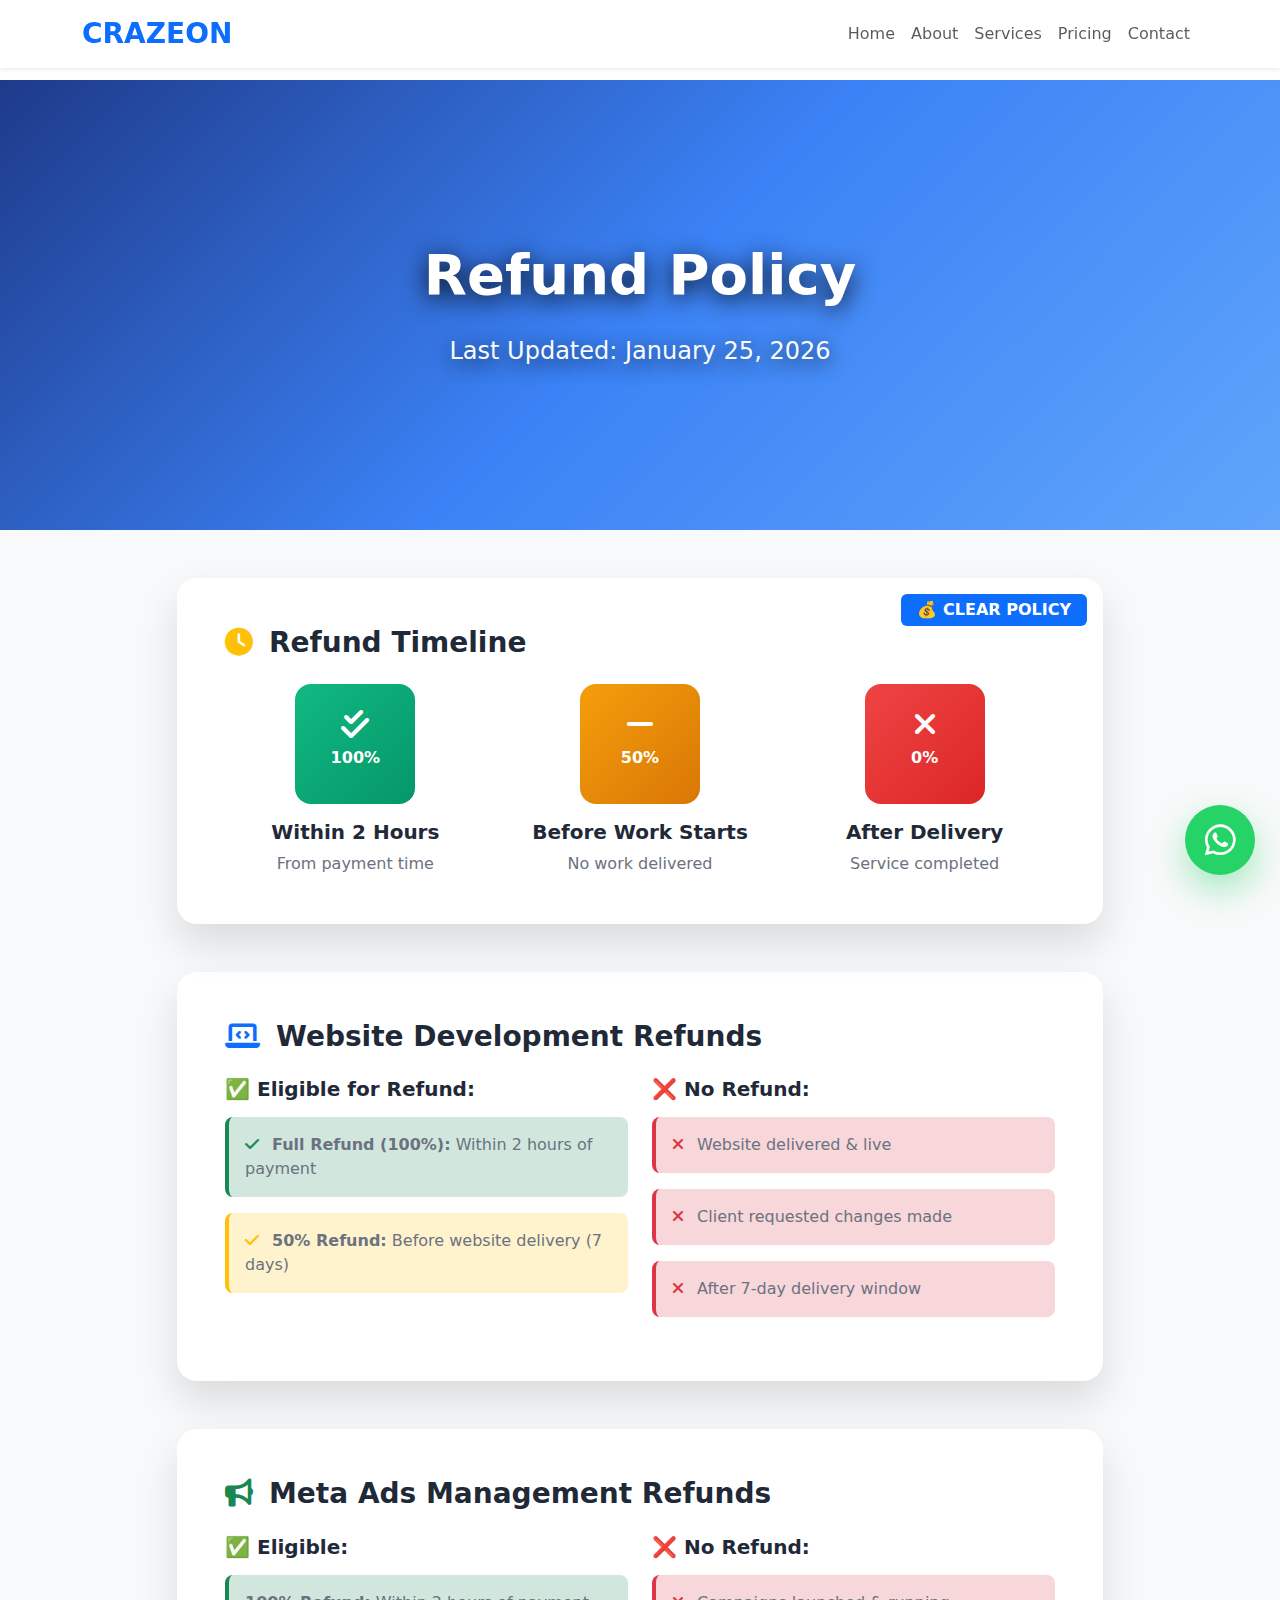
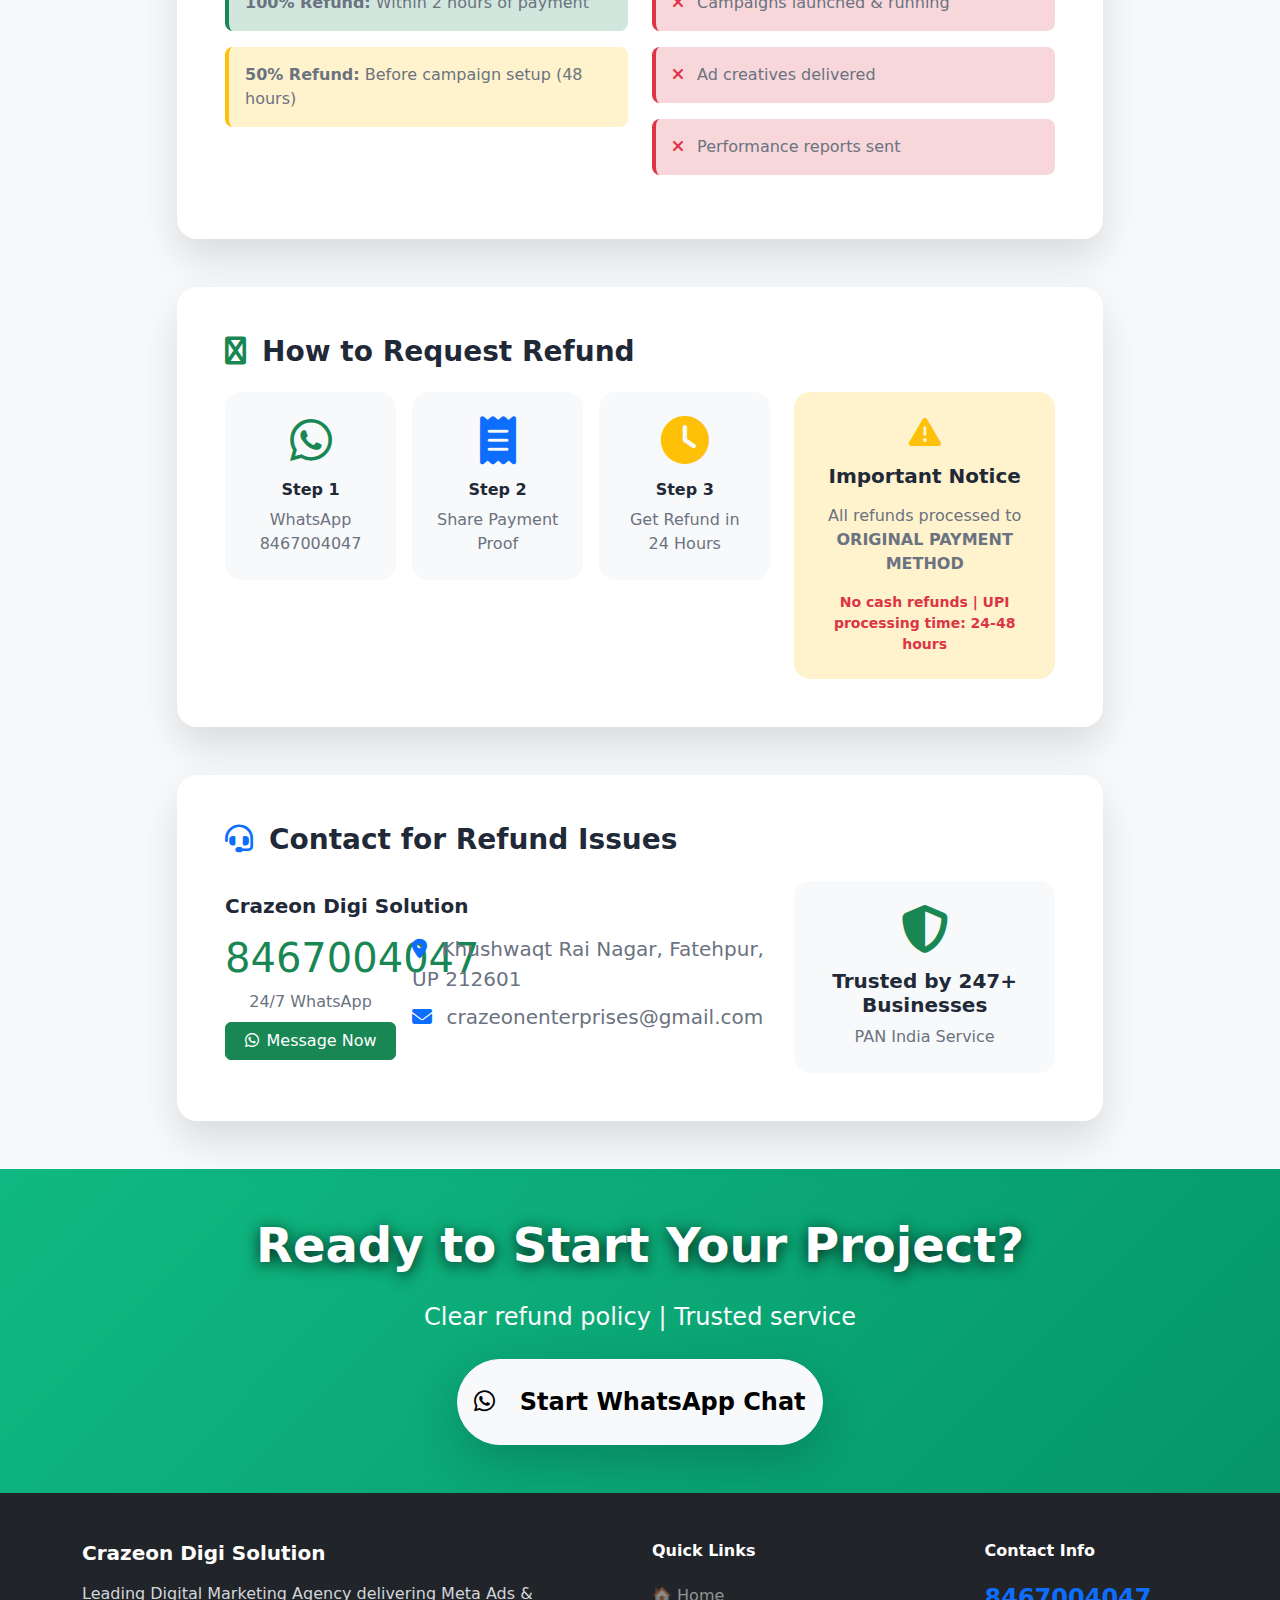
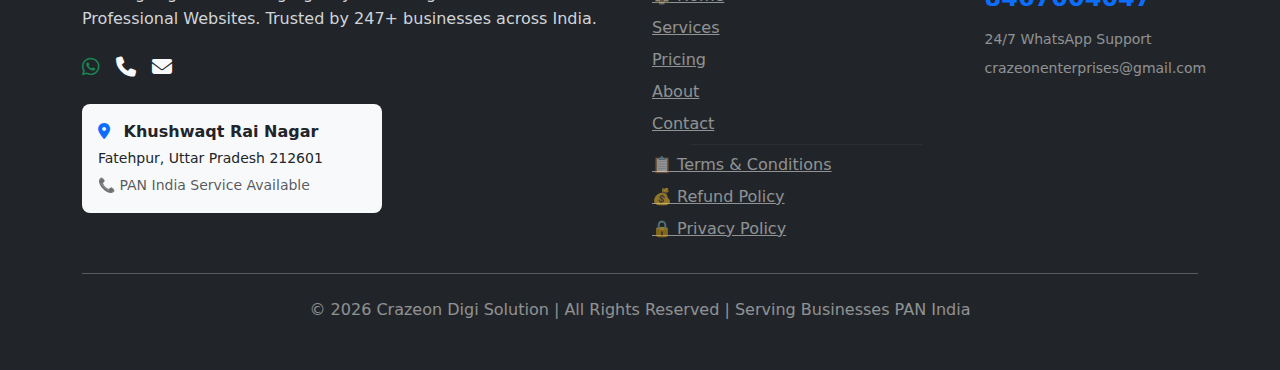
<file: refund.html>
<!DOCTYPE html>
<html lang="en">
<head>
<meta charset="UTF-8">
<meta name="viewport" content="width=device-width, initial-scale=1.0">
<title>Refund Policy | Crazeon Digi Solution</title>
<meta name="description" content="Refund Policy - Crazeon Digi Solution. Fatehpur Digital Agency. Clear refund terms for Meta Ads & Website services.">
<link href="https://fonts.googleapis.com/css2?family=Poppins:wght@300;400;500;600;700;800&display=swap" rel="stylesheet">
<link rel="stylesheet" href="https://cdn.jsdelivr.net/npm/@fortawesome/fontawesome-free@6.4.2/css/all.min.css">
<link href="https://cdn.jsdelivr.net/npm/bootstrap@5.3.2/dist/css/bootstrap.min.css" rel="stylesheet">
<style>
/* 🔥 PERFECT FLOATING WHATSAPP - ALL PAGES SAME */
.whatsapp-float {
    position: fixed !important; 
    bottom: 25px !important; 
    right: 25px !important; 
    width: 70px !important; 
    height: 70px !important;
    background: #25D366 !important; 
    color: white !important; 
    border-radius: 50% !important; 
    font-size: 2.2rem !important;
    box-shadow: 0 15px 35px rgba(37,211,102,0.4) !important; 
    z-index: 99999 !important;
    display: flex !important; 
    align-items: center !important; 
    justify-content: center !important;
    text-decoration: none !important; 
    transition: all 0.3s ease !important;
    animation: pulse 2s infinite !important;
}
.whatsapp-float:hover {
    transform: scale(1.1) !important;
    box-shadow: 0 20px 40px rgba(37,211,102,0.5) !important;
}

/* 🔥 100% CLEAR TEXT EVERYWHERE */
.refund-hero {
    background: linear-gradient(135deg, #1e3a8a 0%, #3b82f6 50%, #60a5fa 100%) !important;
    min-height: 50vh;
    color: #ffffff !important;
    text-shadow: 0 4px 20px rgba(0,0,0,0.8) !important;
}

.refund-hero h1 {
    color: #ffffff !important;
    text-shadow: 0 5px 25px rgba(0,0,0,0.9) !important;
    font-weight: 800 !important;
}

/* WHITE SECTIONS */
.refund-card {
    background: #ffffff !important;
    box-shadow: 0 20px 40px rgba(0,0,0,0.12) !important;
    border-radius: 20px !important;
}

.text-dark-custom { color: #1f2937 !important; }
.text-muted-custom { color: #6b7280 !important; }

/* FOOTER SEPARATOR */
.footer-separator {
    border-color: rgba(255,255,255,0.2) !important;
}

/* REFUND STATUS BADGES */
.refund-full { background: linear-gradient(135deg, #10b981, #059669); }
.refund-half { background: linear-gradient(135deg, #f59e0b, #d97706); }
.refund-none { background: linear-gradient(135deg, #ef4444, #dc2626); }

@keyframes pulse {
    0% { transform: scale(1); }
    50% { transform: scale(1.08); }
    100% { transform: scale(1); }
}
</style>
</head>
<body>

<!-- NAVBAR -->
<nav class="navbar navbar-expand-lg navbar-light fixed-top shadow-sm" style="background: rgba(255,255,255,0.98) !important; backdrop-filter: blur(10px);">
  <div class="container">
    <a class="navbar-brand fw-bold text-primary fs-3" href="index.html"><strong>CRAZEON</strong></a>
    <button class="navbar-toggler" type="button" data-bs-toggle="collapse" data-bs-target="#navbarNav">
      <span class="navbar-toggler-icon"></span>
    </button>
    <div class="collapse navbar-collapse" id="navbarNav">
      <ul class="navbar-nav ms-auto">
        <li class="nav-item"><a class="nav-link" href="index.html">Home</a></li>
        <li class="nav-item"><a class="nav-link" href="about.html">About</a></li>
        <li class="nav-item"><a class="nav-link" href="services.html">Services</a></li>
        <li class="nav-item"><a class="nav-link" href="pricing.html">Pricing</a></li>
        <li class="nav-item"><a class="nav-link" href="contact.html">Contact</a></li>
      </ul>
    </div>
  </div>
</nav>

<!-- HERO BANNER -->
<section class="refund-hero py-5 text-center text-white d-flex align-items-center" style="margin-top: 80px;">
  <div class="container">
    <div class="row justify-content-center">
      <div class="col-lg-8">
        <h1 class="display-4 fw-bold mb-4">Refund Policy</h1>
        <p class="lead fs-4 mb-0" style="color: #f8fafc !important;">
          Last Updated: January 25, 2026
        </p>
      </div>
    </div>
  </div>
</section>

<!-- REFUND CONTENT -->
<section class="py-5 bg-light">
  <div class="container">
    <div class="row justify-content-center">
      <div class="col-lg-10">
        
        <!-- REFUND TIMELINE CARD -->
        <div class="refund-card p-5 rounded-4 mb-5 position-relative">
          <div class="position-absolute top-0 end-0 m-3">
            <span class="badge bg-primary fs-6 px-3 py-2 fw-bold">💰 CLEAR POLICY</span>
          </div>
          <h2 class="h3 fw-bold mb-4 text-dark-custom">
            <i class="fas fa-clock me-3 text-warning"></i>Refund Timeline
          </h2>
          <div class="row g-4">
            <div class="col-md-4 text-center">
              <div class="refund-full text-white p-4 rounded-4 mb-3 mx-auto" style="width: 120px; height: 120px;">
                <i class="fas fa-check-double fa-2x mb-2"></i>
                <div class="h6 fw-bold">100%</div>
              </div>
              <h5 class="fw-bold text-dark-custom mb-2">Within 2 Hours</h5>
              <p class="text-muted-custom mb-0">From payment time</p>
            </div>
            <div class="col-md-4 text-center">
              <div class="refund-half text-white p-4 rounded-4 mb-3 mx-auto" style="width: 120px; height: 120px;">
                <i class="fas fa-minus fa-2x mb-2"></i>
                <div class="h6 fw-bold">50%</div>
              </div>
              <h5 class="fw-bold text-dark-custom mb-2">Before Work Starts</h5>
              <p class="text-muted-custom mb-0">No work delivered</p>
            </div>
            <div class="col-md-4 text-center">
              <div class="refund-none text-white p-4 rounded-4 mb-3 mx-auto" style="width: 120px; height: 120px;">
                <i class="fas fa-times fa-2x mb-2"></i>
                <div class="h6 fw-bold">0%</div>
              </div>
              <h5 class="fw-bold text-dark-custom mb-2">After Delivery</h5>
              <p class="text-muted-custom mb-0">Service completed</p>
            </div>
          </div>
        </div>

        <!-- WEBSITE REFUNDS -->
        <div class="refund-card p-5 rounded-4 mb-5">
          <h2 class="h3 fw-bold mb-4 text-dark-custom">
            <i class="fas fa-laptop-code me-3 text-primary"></i>Website Development Refunds
          </h2>
          <div class="row g-4">
            <div class="col-md-6">
              <h5 class="fw-bold text-dark-custom mb-3">✅ Eligible for Refund:</h5>
              <ul class="list-unstyled fs-6 text-muted-custom">
                <li class="mb-3 p-3 bg-success-subtle rounded-3 border-start border-4 border-success">
                  <i class="fas fa-check text-success me-2"></i>
                  <strong>Full Refund (100%):</strong> Within 2 hours of payment
                </li>
                <li class="mb-3 p-3 bg-warning-subtle rounded-3 border-start border-4 border-warning">
                  <i class="fas fa-check text-warning me-2"></i>
                  <strong>50% Refund:</strong> Before website delivery (7 days)
                </li>
              </ul>
            </div>
            <div class="col-md-6">
              <h5 class="fw-bold text-dark-custom mb-3">❌ No Refund:</h5>
              <ul class="list-unstyled fs-6 text-muted-custom">
                <li class="mb-3 p-3 bg-danger-subtle rounded-3 border-start border-4 border-danger">
                  <i class="fas fa-times text-danger me-2"></i>
                  Website delivered & live
                </li>
                <li class="mb-3 p-3 bg-danger-subtle rounded-3 border-start border-4 border-danger">
                  <i class="fas fa-times text-danger me-2"></i>
                  Client requested changes made
                </li>
                <li class="p-3 bg-danger-subtle rounded-3 border-start border-4 border-danger">
                  <i class="fas fa-times text-danger me-2"></i>
                  After 7-day delivery window
                </li>
              </ul>
            </div>
          </div>
        </div>

        <!-- META ADS REFUNDS -->
        <div class="refund-card p-5 rounded-4 mb-5">
          <h2 class="h3 fw-bold mb-4 text-dark-custom">
            <i class="fas fa-bullhorn me-3 text-success"></i>Meta Ads Management Refunds
          </h2>
          <div class="row g-4">
            <div class="col-md-6">
              <h5 class="fw-bold text-dark-custom mb-3">✅ Eligible:</h5>
              <ul class="list-unstyled fs-6 text-muted-custom">
                <li class="mb-3 p-3 bg-success-subtle rounded-3 border-start border-4 border-success">
                  <strong>100% Refund:</strong> Within 2 hours of payment
                </li>
                <li class="mb-3 p-3 bg-warning-subtle rounded-3 border-start border-4 border-warning">
                  <strong>50% Refund:</strong> Before campaign setup (48 hours)
                </li>
              </ul>
            </div>
            <div class="col-md-6">
              <h5 class="fw-bold text-dark-custom mb-3">❌ No Refund:</h5>
              <ul class="list-unstyled fs-6 text-muted-custom">
                <li class="mb-3 p-3 bg-danger-subtle rounded-3 border-start border-4 border-danger">
                  <i class="fas fa-times text-danger me-2"></i>
                  Campaigns launched & running
                </li>
                <li class="mb-3 p-3 bg-danger-subtle rounded-3 border-start border-4 border-danger">
                  <i class="fas fa-times text-danger me-2"></i>
                  Ad creatives delivered
                </li>
                <li class="p-3 bg-danger-subtle rounded-3 border-start border-4 border-danger">
                  <i class="fas fa-times text-danger me-2"></i>
                  Performance reports sent
                </li>
              </ul>
            </div>
          </div>
        </div>

        <!-- HOW TO REQUEST REFUND -->
        <div class="refund-card p-5 rounded-4 mb-5">
          <h2 class="h3 fw-bold mb-4 text-dark-custom">
            <i class="fas fa-whatsapp me-3 text-success"></i>How to Request Refund
          </h2>
          <div class="row g-4">
            <div class="col-lg-8">
              <div class="row g-3">
                <div class="col-md-4">
                  <div class="text-center p-4 bg-light rounded-4">
                    <i class="fab fa-whatsapp fa-3x text-success mb-3"></i>
                    <h6 class="fw-bold text-dark-custom">Step 1</h6>
                    <p class="text-muted-custom mb-0">WhatsApp 8467004047</p>
                  </div>
                </div>
                <div class="col-md-4">
                  <div class="text-center p-4 bg-light rounded-4">
                    <i class="fas fa-receipt fa-3x text-primary mb-3"></i>
                    <h6 class="fw-bold text-dark-custom">Step 2</h6>
                    <p class="text-muted-custom mb-0">Share Payment Proof</p>
                  </div>
                </div>
                <div class="col-md-4">
                  <div class="text-center p-4 bg-light rounded-4">
                    <i class="fas fa-clock fa-3x text-warning mb-3"></i>
                    <h6 class="fw-bold text-dark-custom">Step 3</h6>
                    <p class="text-muted-custom mb-0">Get Refund in 24 Hours</p>
                  </div>
                </div>
              </div>
            </div>
            <div class="col-lg-4">
              <div class="bg-warning-subtle p-4 rounded-4 h-100 text-center">
                <i class="fas fa-exclamation-triangle fa-2x text-warning mb-3"></i>
                <h5 class="fw-bold text-dark-custom mb-3">Important Notice</h5>
                <p class="fs-6 text-muted-custom mb-3">
                  All refunds processed to <strong>ORIGINAL PAYMENT METHOD</strong>
                </p>
                <p class="small text-danger fw-bold mb-0">
                  No cash refunds | UPI processing time: 24-48 hours
                </p>
              </div>
            </div>
          </div>
        </div>

        <!-- CONTACT FOR REFUND -->
        <div class="refund-card p-5 rounded-4">
          <h2 class="h3 fw-bold mb-4 text-dark-custom">
            <i class="fas fa-headset me-3 text-primary"></i>Contact for Refund Issues
          </h2>
          <div class="row g-4 align-items-center">
            <div class="col-lg-8">
              <h5 class="fw-bold text-dark-custom mb-3">Crazeon Digi Solution</h5>
              <div class="row g-3">
                <div class="col-md-4">
                  <div class="text-center">
                    <div class="h1 text-success mb-2">8467004047</div>
                    <p class="text-muted-custom mb-2">24/7 WhatsApp</p>
                    <a href="https://wa.me/918467004047?text=Hi%20Refund%20request..." class="btn btn-success w-100" target="_blank">
                      <i class="fab fa-whatsapp me-2"></i>Message Now
                    </a>
                  </div>
                </div>
                <div class="col-md-8">
                  <p class="fs-5 text-muted-custom mb-2">
                    <i class="fas fa-map-marker-alt me-2 text-primary"></i>
                    Khushwaqt Rai Nagar, Fatehpur, UP 212601
                  </p>
                  <p class="fs-5 text-muted-custom mb-0">
                    <i class="fas fa-envelope me-2 text-primary"></i>
                    crazeonenterprises@gmail.com
                  </p>
                </div>
              </div>
            </div>
            <div class="col-lg-4 text-center">
              <div class="bg-light p-4 rounded-4 h-100 d-flex flex-column justify-content-center">
                <i class="fas fa-shield-alt fa-3x text-success mb-3"></i>
                <h5 class="fw-bold text-dark-custom mb-2">Trusted by 247+ Businesses</h5>
                <p class="text-muted-custom fs-6 mb-0">PAN India Service</p>
              </div>
            </div>
          </div>
        </div>
      </div>
    </div>
  </div>
</section>

<!-- CTA -->
<section class="py-5 text-white text-center" style="background: linear-gradient(135deg, #10b981, #059669) !important;">
  <div class="container">
    <h2 class="display-5 fw-bold mb-4" style="color: #ffffff !important; text-shadow: 0 3px 15px rgba(0,0,0,0.8);">
      Ready to Start Your Project?
    </h2>
    <p class="lead fs-4 mb-4" style="color: #f8fafc !important;">Clear refund policy | Trusted service</p>
    <a href="https://wa.me/918467004047?text=Hi%20Crazeon!%20Refund%20policy%20padhi...%20service%20start%20karni%20hai" 
       class="btn btn-light btn-lg px-6 py-4 fs-4 fw-bold shadow-lg" style="border-radius: 50px;" target="_blank">
      <i class="fab fa-whatsapp me-3"></i> Start WhatsApp Chat
    </a>
  </div>
</section>

<!-- ✅ PERFECT CONSISTENT FOOTER WITH LEGAL LINKS -->
<footer class="bg-dark text-white py-5">
  <div class="container">
    <div class="row">
      <div class="col-lg-6 mb-4">
        <h5 class="fw-bold mb-3"><strong>Crazeon Digi Solution</strong></h5>
        <p class="mb-4" style="color: #d1d5db !important; line-height: 1.6;">
          Leading Digital Marketing Agency delivering Meta Ads & Professional Websites. 
          Trusted by 247+ businesses across India.
        </p>
        <div class="d-flex gap-3 mb-4">
          <a href="https://wa.me/918467004047" class="text-success"><i class="fab fa-whatsapp fa-lg"></i></a>
          <a href="tel:+918467004047" class="text-light"><i class="fas fa-phone fa-lg"></i></a>
          <a href="mailto:crazeonenterprises@gmail.com" class="text-light"><i class="fas fa-envelope fa-lg"></i></a>
        </div>
        <div class="p-3 bg-light rounded-3" style="max-width: 300px;">
          <p class="mb-1 fw-bold fs-6 text-dark">
            <i class="fas fa-map-marker-alt me-2 text-primary"></i>
            Khushwaqt Rai Nagar
          </p>
          <p class="mb-1 small text-dark fw-medium">
            Fatehpur, Uttar Pradesh 212601
          </p>
          <small class="text-muted">📞 PAN India Service Available</small>
        </div>
      </div>
      <div class="col-lg-6">
        <div class="row">
          <div class="col-md-7">
            <h6 class="fw-bold mb-4">Quick Links</h6>
            <a href="index.html" class="text-white-50 d-block mb-2">🏠 Home</a>
            <a href="services.html" class="text-white-50 d-block mb-2">Services</a>
            <a href="pricing.html" class="text-white-50 d-block mb-2">Pricing</a>
            <a href="about.html" class="text-white-50 d-block mb-2">About</a>
            <a href="contact.html" class="text-white-50 d-block mb-2">Contact</a>
            <hr class="my-2 w-75 mx-auto footer-separator">
            <a href="terms.html" class="text-white-50 d-block mb-2">📋 Terms & Conditions</a>
            <a href="refund.html" class="text-white-50 d-block mb-2">💰 Refund Policy</a>
            <a href="privacy.html" class="text-white-50 d-block mb-2">🔒 Privacy Policy</a>
          </div>
          <div class="col-md-5">
            <h6 class="fw-bold mb-4">Contact Info</h6>
            <div class="h4 fw-bold text-primary mb-3">8467004047</div>
            <p class="text-white-50 small mb-2">24/7 WhatsApp Support</p>
            <p class="text-white-50 small mb-0">crazeonenterprises@gmail.com</p>
          </div>
        </div>
      </div>
    </div>
    <hr class="my-4">
    <div class="text-center">
      <p class="text-white-50 mb-0">
        © 2026 Crazeon Digi Solution | All Rights Reserved | Serving Businesses PAN India
      </p>
    </div>
  </div>
</footer>

<!-- SCRIPTS -->
<script src="https://cdn.jsdelivr.net/npm/bootstrap@5.3.2/dist/js/bootstrap.bundle.min.js"></script>

<!-- 🔥 PERFECT FLOATING WHATSAPP -->
<a href="https://wa.me/918467004047?text=Hi%20Crazeon!%20Refund%20policy%20dekhi..." class="whatsapp-float" target="_blank">
  <i class="fab fa-whatsapp"></i>
</a>

</body>
</html>
</file>
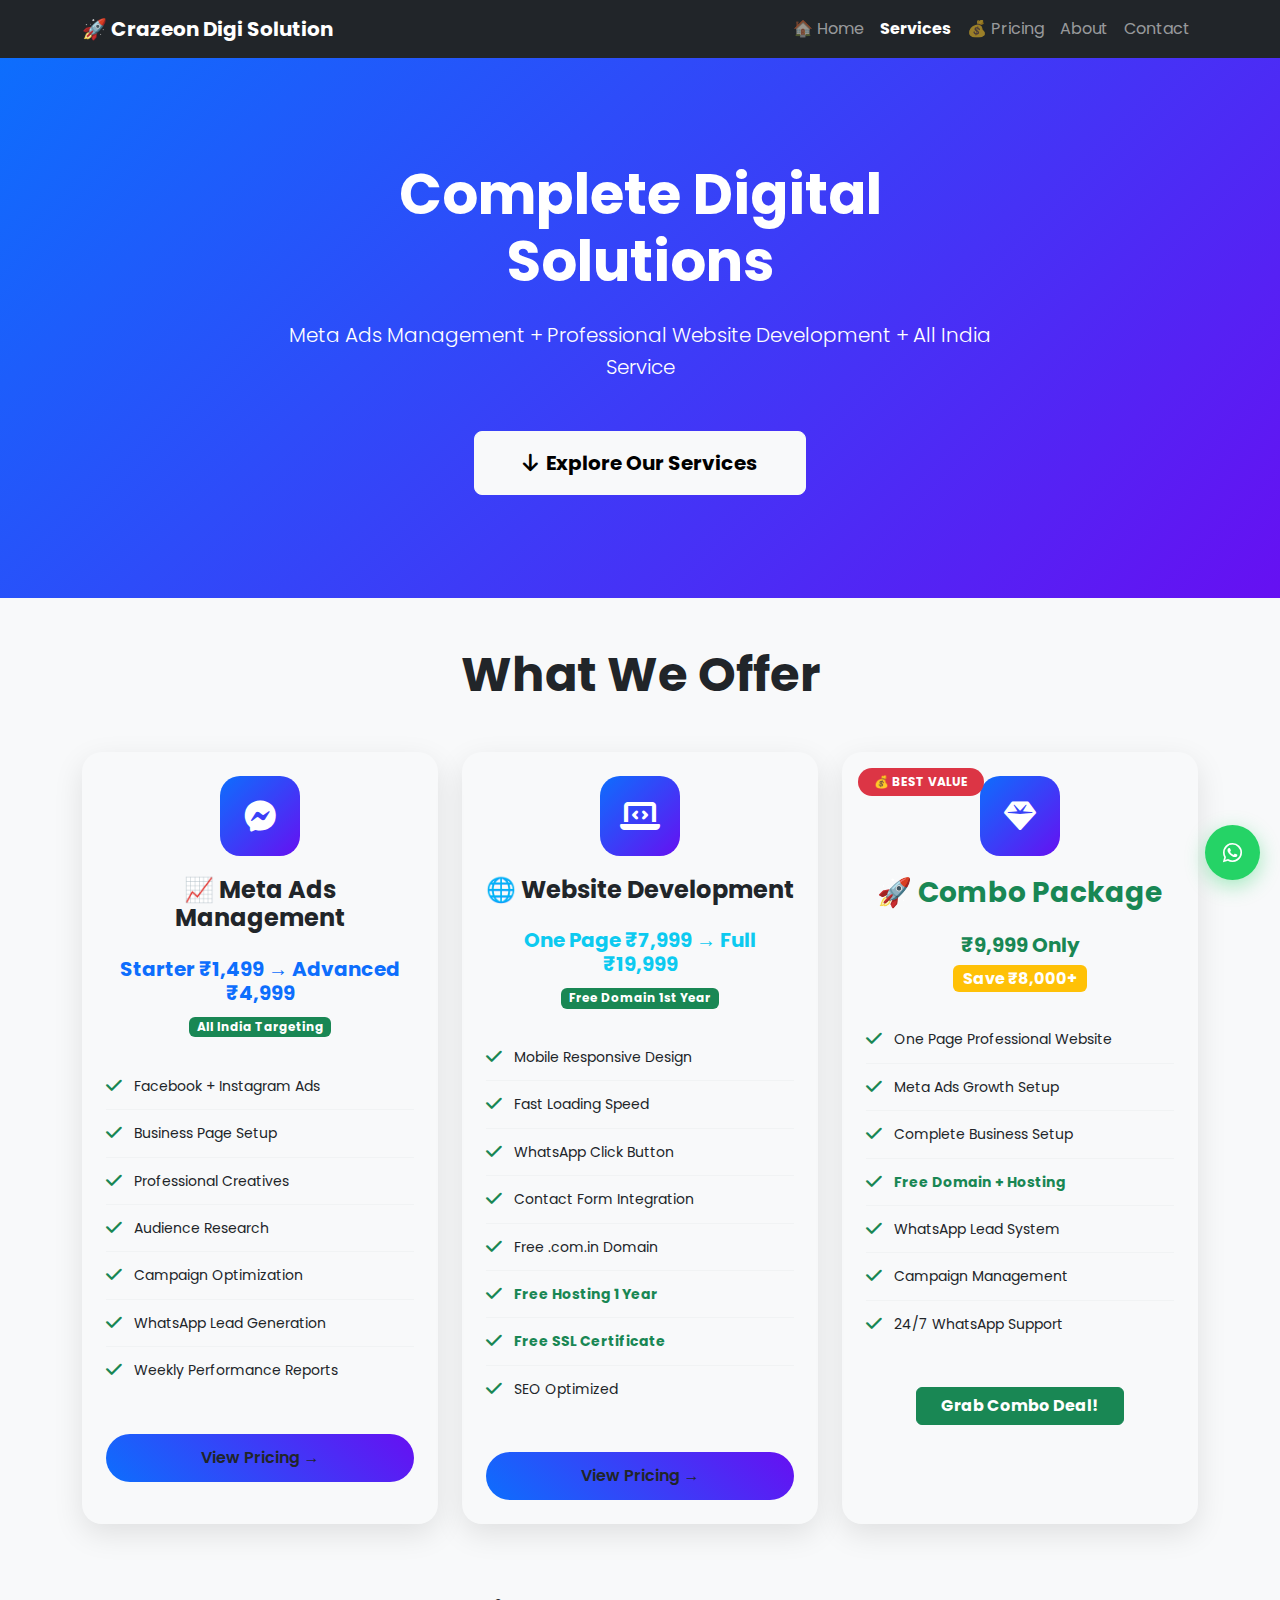
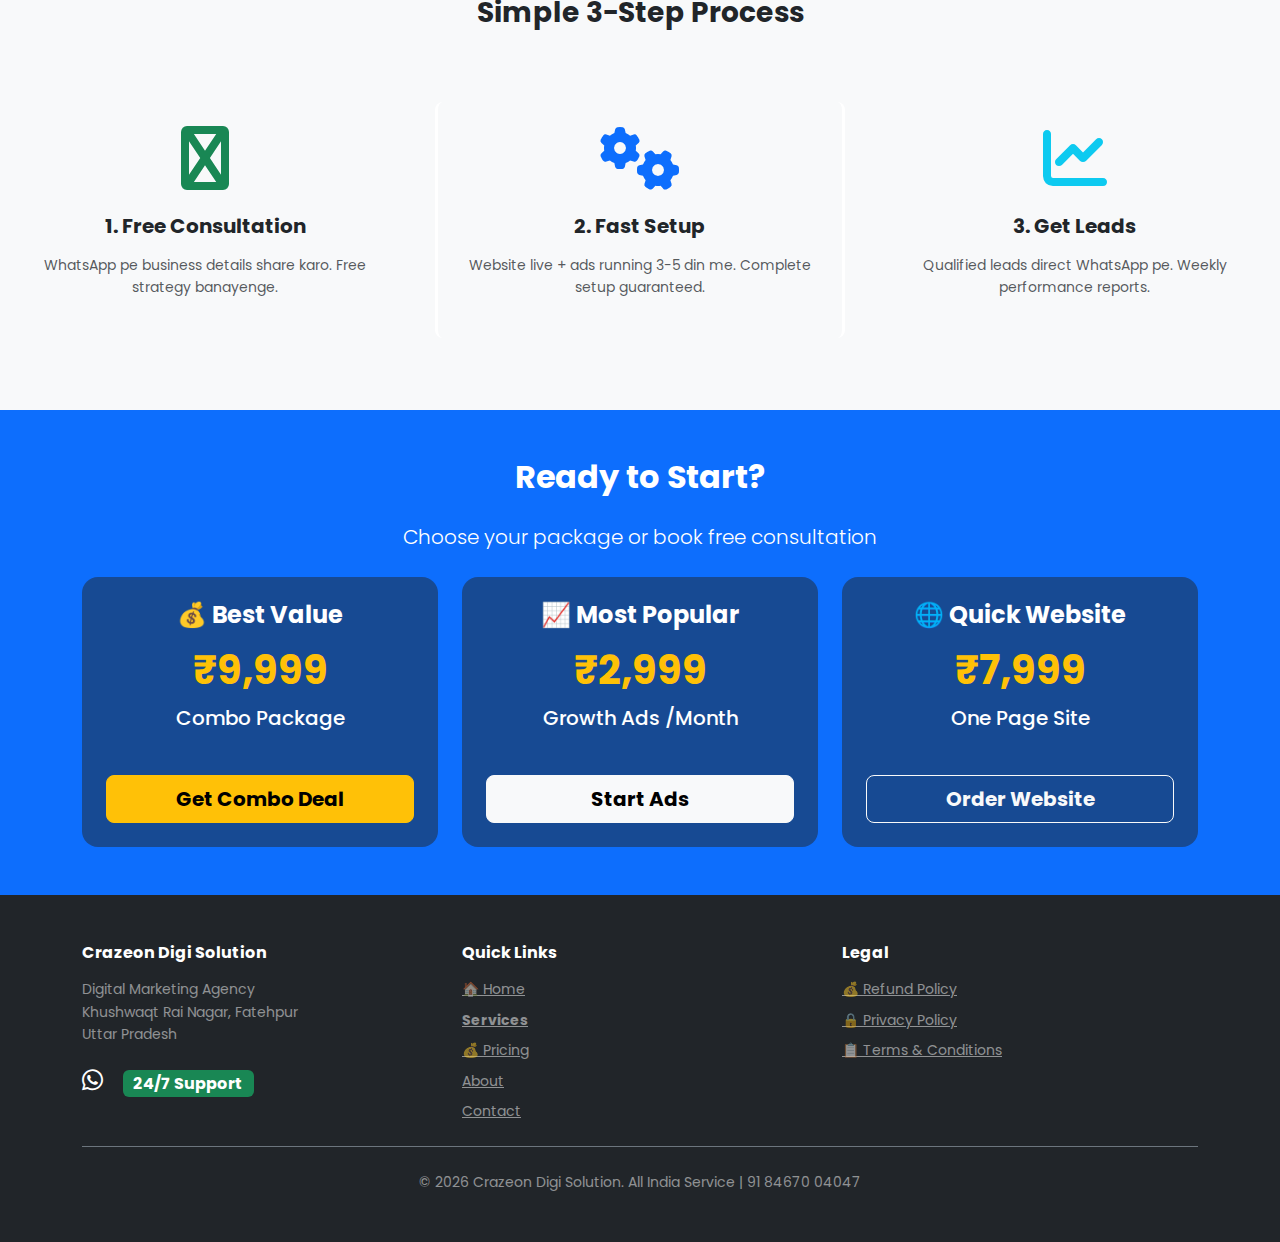
<file: services.html>
<!DOCTYPE html>
<html lang="en">
<head>
<meta charset="UTF-8">
<meta name="viewport" content="width=device-width, initial-scale=1.0">
<title>Services - Crazeon Digi Solution | All India Digital Agency</title>
<link href="https://fonts.googleapis.com/css2?family=Poppins:wght@300;400;500;600;700;800&display=swap" rel="stylesheet">
<link rel="stylesheet" href="https://cdn.jsdelivr.net/npm/@fortawesome/fontawesome-free@6.4.2/css/all.min.css">
<link href="https://cdn.jsdelivr.net/npm/bootstrap@5.3.2/dist/css/bootstrap.min.css" rel="stylesheet">
<style>
body{font-family:'Poppins',sans-serif;line-height:1.6;background:#f8f9fa}
.hero-section{background:linear-gradient(135deg,#0d6efd 0%,#6610f2 100%);color:white;min-height:60vh;display:flex;align-items:center}
.service-card{border:none;border-radius:20px;box-shadow:0 10px 30px rgba(0,0,0,0.1);transition:all 0.3s;overflow:hidden;height:100%;position:relative}
.service-card:hover{transform:translateY(-10px);box-shadow:0 20px 40px rgba(0,0,0,0.15)}
.service-icon{background:linear-gradient(135deg,#0d6efd,#6610f2);width:80px;height:80px;border-radius:20px;display:flex;align-items:center;justify-content:center;margin:0 auto 20px;font-size:2rem;color:white}
.feature-list li{padding:12px 0;border-bottom:1px solid #f1f3f4;display:flex;align-items:flex-start}
.feature-list li:last-child{border-bottom:none}
.feature-list li i{color:#198754;font-size:18px;margin-right:12px;margin-top:2px;flex-shrink:0}
.btn-service{background:linear-gradient(45deg,#0d6efd,#6610f2);border:none;padding:12px 30px;border-radius:30px;font-weight:600;width:100%;transition:all 0.3s}
.btn-service:hover{background:linear-gradient(45deg,#0b5ed7,#5a0fd4);transform:translateY(-2px)}
.whatsapp-float{position:fixed;bottom:20px;right:20px;background:#25D366;width:55px;height:55px;border-radius:50%;color:white;font-size:22px;box-shadow:0 6px 20px rgba(37,211,102,0.4);z-index:1000;transition:all 0.3s;text-decoration:none;display:flex;align-items:center;justify-content:center}
.whatsapp-float:hover{transform:scale(1.08)}
@media(max-width:768px){
.hero-section{min-height:50vh;padding:40px 0}
h1{font-size:2rem!important;line-height:1.2}
.service-icon{width:60px;height:60px;font-size:1.5rem}
.feature-list li{font-size:14px;padding:10px 0}
.navbar-brand{font-size:1.1rem}
}
</style>
</head>
<body>

<!-- Navbar -->
<nav class="navbar navbar-expand-lg navbar-dark bg-dark sticky-top">
<div class="container">
<a class="navbar-brand fw-bold" href="index.html">🚀 Crazeon Digi Solution</a>
<button class="navbar-toggler" type="button" data-bs-toggle="collapse" data-bs-target="#navbarNav">
<span class="navbar-toggler-icon"></span>
</button>
<div class="collapse navbar-collapse" id="navbarNav">
<ul class="navbar-nav ms-auto">
<li class="nav-item"><a class="nav-link" href="index.html">🏠 Home</a></li>
<li class="nav-item"><a class="nav-link active fw-bold" href="services.html">Services</a></li>
<li class="nav-item"><a class="nav-link" href="pricing.html">💰 Pricing</a></li>
<li class="nav-item"><a class="nav-link" href="about.html">About</a></li>
<li class="nav-item"><a class="nav-link" href="contact.html">Contact</a></li>
</ul>
</div>
</div>
</nav>

<!-- Hero Section -->
<section class="hero-section">
<div class="container text-center">
<div class="row justify-content-center">
<div class="col-lg-8">
<h1 class="display-4 fw-bold mb-4">Complete Digital Solutions</h1>
<p class="lead mb-5 opacity-90">Meta Ads Management + Professional Website Development + All India Service</p>
<a href="#services" class="btn btn-light btn-lg px-5 py-3 fw-bold">
<i class="fas fa-arrow-down me-2"></i>Explore Our Services
</a>
</div>
</div>
</div>
</section>

<!-- Services Section -->
<section id="services" class="py-5">
<div class="container">
<h2 class="text-center display-5 fw-bold mb-5">What We Offer</h2>
<div class="row g-4">
<!-- Meta Ads Management -->
<div class="col-lg-4 col-md-6">
<div class="service-card h-100 p-4 text-center">
<div class="service-icon">
<i class="fab fa-facebook-messenger"></i>
</div>
<h3 class="h4 fw-bold mb-4">📈 Meta Ads Management</h3>
<div class="mb-4">
<h5 class="fw-bold text-primary mb-2">Starter ₹1,499 → Advanced ₹4,999</h5>
<span class="badge bg-success">All India Targeting</span>
</div>
<ul class="list-unstyled feature-list small">
<li><i class="fas fa-check"></i>Facebook + Instagram Ads</li>
<li><i class="fas fa-check"></i>Business Page Setup</li>
<li><i class="fas fa-check"></i>Professional Creatives</li>
<li><i class="fas fa-check"></i>Audience Research</li>
<li><i class="fas fa-check"></i>Campaign Optimization</li>
<li><i class="fas fa-check"></i>WhatsApp Lead Generation</li>
<li><i class="fas fa-check"></i>Weekly Performance Reports</li>
</ul>
<a href="pricing.html#meta" class="btn btn-service mt-4">View Pricing →</a>
</div>
</div>

<!-- Website Development -->
<div class="col-lg-4 col-md-6">
<div class="service-card h-100 p-4 text-center">
<div class="service-icon">
<i class="fas fa-laptop-code"></i>
</div>
<h3 class="h4 fw-bold mb-4">🌐 Website Development</h3>
<div class="mb-4">
<h5 class="fw-bold text-info mb-2">One Page ₹7,999 → Full ₹19,999</h5>
<span class="badge bg-success">Free Domain 1st Year</span>
</div>
<ul class="list-unstyled feature-list small">
<li><i class="fas fa-check"></i>Mobile Responsive Design</li>
<li><i class="fas fa-check"></i>Fast Loading Speed</li>
<li><i class="fas fa-check"></i>WhatsApp Click Button</li>
<li><i class="fas fa-check"></i>Contact Form Integration</li>
<li><i class="fas fa-check"></i>Free .com.in Domain</li>
<li class="fw-bold text-success"><i class="fas fa-check"></i>Free Hosting 1 Year</li>
<li class="fw-bold text-success"><i class="fas fa-check"></i>Free SSL Certificate</li>
<li><i class="fas fa-check"></i>SEO Optimized</li>
</ul>
<a href="pricing.html#website" class="btn btn-service mt-4">View Pricing →</a>
</div>
</div>

<!-- Combo Package -->
<div class="col-lg-4 col-md-12">
<div class="service-card h-100 p-4 text-center position-relative">
<span class="badge bg-danger position-absolute top-0 start-0 m-3 px-3 py-2 fw-bold rounded-pill">💰 BEST VALUE</span>
<div class="service-icon">
<i class="fas fa-gem"></i>
</div>
<h3 class="h3 fw-bold mb-4 text-success">🚀 Combo Package</h3>
<div class="mb-4">
<h5 class="fw-bold text-success mb-2">₹9,999 Only</h5>
<span class="badge bg-warning fs-6">Save ₹8,000+</span>
</div>
<ul class="list-unstyled feature-list small">
<li><i class="fas fa-check"></i>One Page Professional Website</li>
<li><i class="fas fa-check"></i>Meta Ads Growth Setup</li>
<li><i class="fas fa-check"></i>Complete Business Setup</li>
<li class="fw-bold text-success"><i class="fas fa-check"></i>Free Domain + Hosting</li>
<li><i class="fas fa-check"></i>WhatsApp Lead System</li>
<li><i class="fas fa-check"></i>Campaign Management</li>
<li><i class="fas fa-check"></i>24/7 WhatsApp Support</li>
</ul>
<a href="pricing.html#combo" class="btn btn-success mt-4 fw-bold px-4">Grab Combo Deal!</a>
</div>
</div>
</div>
</div>

<!-- How It Works -->
<div class="row g-4 mt-5">
<div class="col-12">
<h3 class="text-center h3 fw-bold mb-5">Simple 3-Step Process</h3>
</div>
<div class="col-md-4 text-center mb-4">
<div class="p-4">
<i class="fas fa-whatsapp fa-4x text-success mb-4"></i>
<h5 class="fw-bold mb-3">1. Free Consultation</h5>
<p class="text-muted small">WhatsApp pe business details share karo. Free strategy banayenge.</p>
</div>
</div>
<div class="col-md-4 text-center mb-4">
<div class="p-4 border-start border-end border-white border-3 bg-light rounded-3">
<i class="fas fa-cogs fa-4x text-primary mb-4"></i>
<h5 class="fw-bold mb-3">2. Fast Setup</h5>
<p class="text-muted small">Website live + ads running 3-5 din me. Complete setup guaranteed.</p>
</div>
</div>
<div class="col-md-4 text-center mb-4">
<div class="p-4">
<i class="fas fa-chart-line fa-4x text-info mb-4"></i>
<h5 class="fw-bold mb-3">3. Get Leads</h5>
<p class="text-muted small">Qualified leads direct WhatsApp pe. Weekly performance reports.</p>
</div>
</div>
</div>
</div>
</section>

<!-- CTA Section -->
<section class="bg-primary text-white py-5">
<div class="container text-center">
<h2 class="h2 fw-bold mb-4">Ready to Start?</h2>
<p class="lead mb-4">Choose your package or book free consultation</p>
<div class="row g-3 g-lg-4 justify-content-center">
<div class="col-12 col-sm-4">
<div class="bg-dark bg-opacity-50 p-4 rounded-4">
<h4 class="fw-bold mb-3">💰 Best Value</h4>
<div class="h1 fw-bold mb-2 text-warning">₹9,999</div>
<span class="fs-5 fw-medium">Combo Package</span>
<br><br>
<a href="https://wa.me/918467004047?text=Combo%20₹9999%20package%20details" class="btn btn-warning btn-lg w-100 fw-bold mt-3 py-2">Get Combo Deal</a>
</div>
</div>
<div class="col-12 col-sm-4">
<div class="bg-dark bg-opacity-50 p-4 rounded-4">
<h4 class="fw-bold mb-3">📈 Most Popular</h4>
<div class="h1 fw-bold mb-2 text-warning">₹2,999</div>
<span class="fs-5 fw-medium">Growth Ads /Month</span>
<br><br>
<a href="https://wa.me/918467004047?text=Growth%20Ads%20₹2999/month" class="btn btn-light btn-lg w-100 fw-bold mt-3 py-2">Start Ads</a>
</div>
</div>
<div class="col-12 col-sm-4">
<div class="bg-dark bg-opacity-50 p-4 rounded-4">
<h4 class="fw-bold mb-3">🌐 Quick Website</h4>
<div class="h1 fw-bold mb-2 text-warning">₹7,999</div>
<span class="fs-5 fw-medium">One Page Site</span>
<br><br>
<a href="https://wa.me/918467004047?text=One%20page%20website%20₹7999" class="btn btn-outline-light btn-lg w-100 fw-bold mt-3 py-2">Order Website</a>
</div>
</div>
</div>
</div>
</section>

<!-- Footer -->
<footer class="bg-dark text-white py-5">
<div class="container">
<div class="row g-4">
<div class="col-md-4">
<h6 class="fw-bold mb-3">Crazeon Digi Solution</h6>
<p class="text-white-50 small mb-0">Digital Marketing Agency<br>Khushwaqt Rai Nagar, Fatehpur<br>Uttar Pradesh</p>
<div class="mt-3">
<a href="https://wa.me/918467004047" class="text-white me-3 fs-4"><i class="fab fa-whatsapp"></i></a>
<span class="badge bg-success fs-6">24/7 Support</span>
</div>
</div>
<div class="col-md-4">
<h6 class="fw-bold mb-3">Quick Links</h6>
<div class="d-flex flex-column gap-2 small">
<a href="index.html" class="text-white-50">🏠 Home</a>
<a href="services.html" class="text-white-50 fw-bold">Services</a>
<a href="pricing.html" class="text-white-50">💰 Pricing</a>
<a href="about.html" class="text-white-50">About</a>
<a href="contact.html" class="text-white-50">Contact</a>
</div>
</div>
<div class="col-md-4">
<h6 class="fw-bold mb-3">Legal</h6>
<div class="d-flex flex-column gap-2 small">
<a href="refund.html" class="text-white-50">💰 Refund Policy</a>
<a href="privacy.html" class="text-white-50">🔒 Privacy Policy</a>
<a href="terms.html" class="text-white-50">📋 Terms & Conditions</a>
</div>
</div>
</div>
<div class="text-center border-top border-secondary pt-4 mt-4">
<p class="text-white-50 mb-0 small">© 2026 Crazeon Digi Solution. All India Service | 91 84670 04047</p>
</div>
</div>
</footer>

<!-- WhatsApp Float -->
<a href="https://wa.me/918467004047?text=Services%20page%20dekhi...%20best%20package%20suggest%20kro" class="whatsapp-float" target="_blank">
<i class="fab fa-whatsapp"></i>
</a>

<script src="https://cdn.jsdelivr.net/npm/bootstrap@5.3.2/dist/js/bootstrap.bundle.min.js"></script>
</body>
</html>
</file>
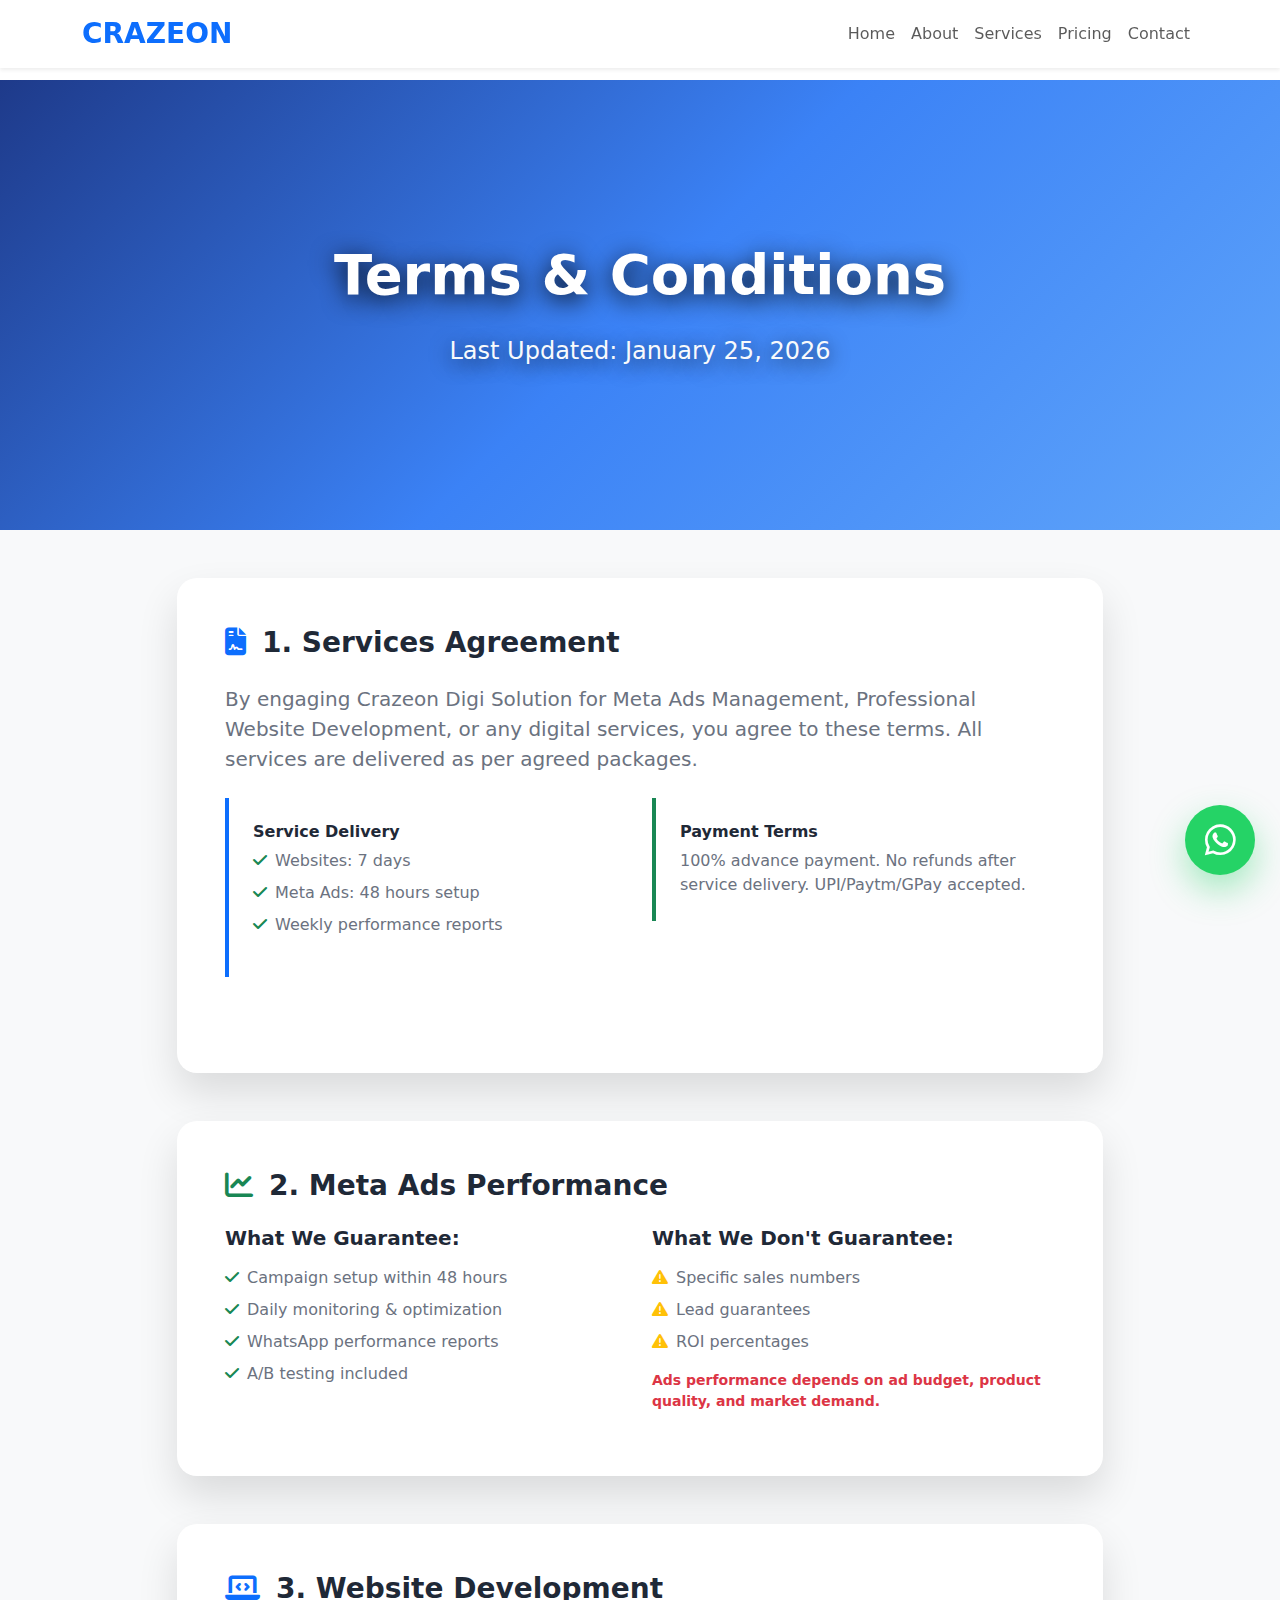
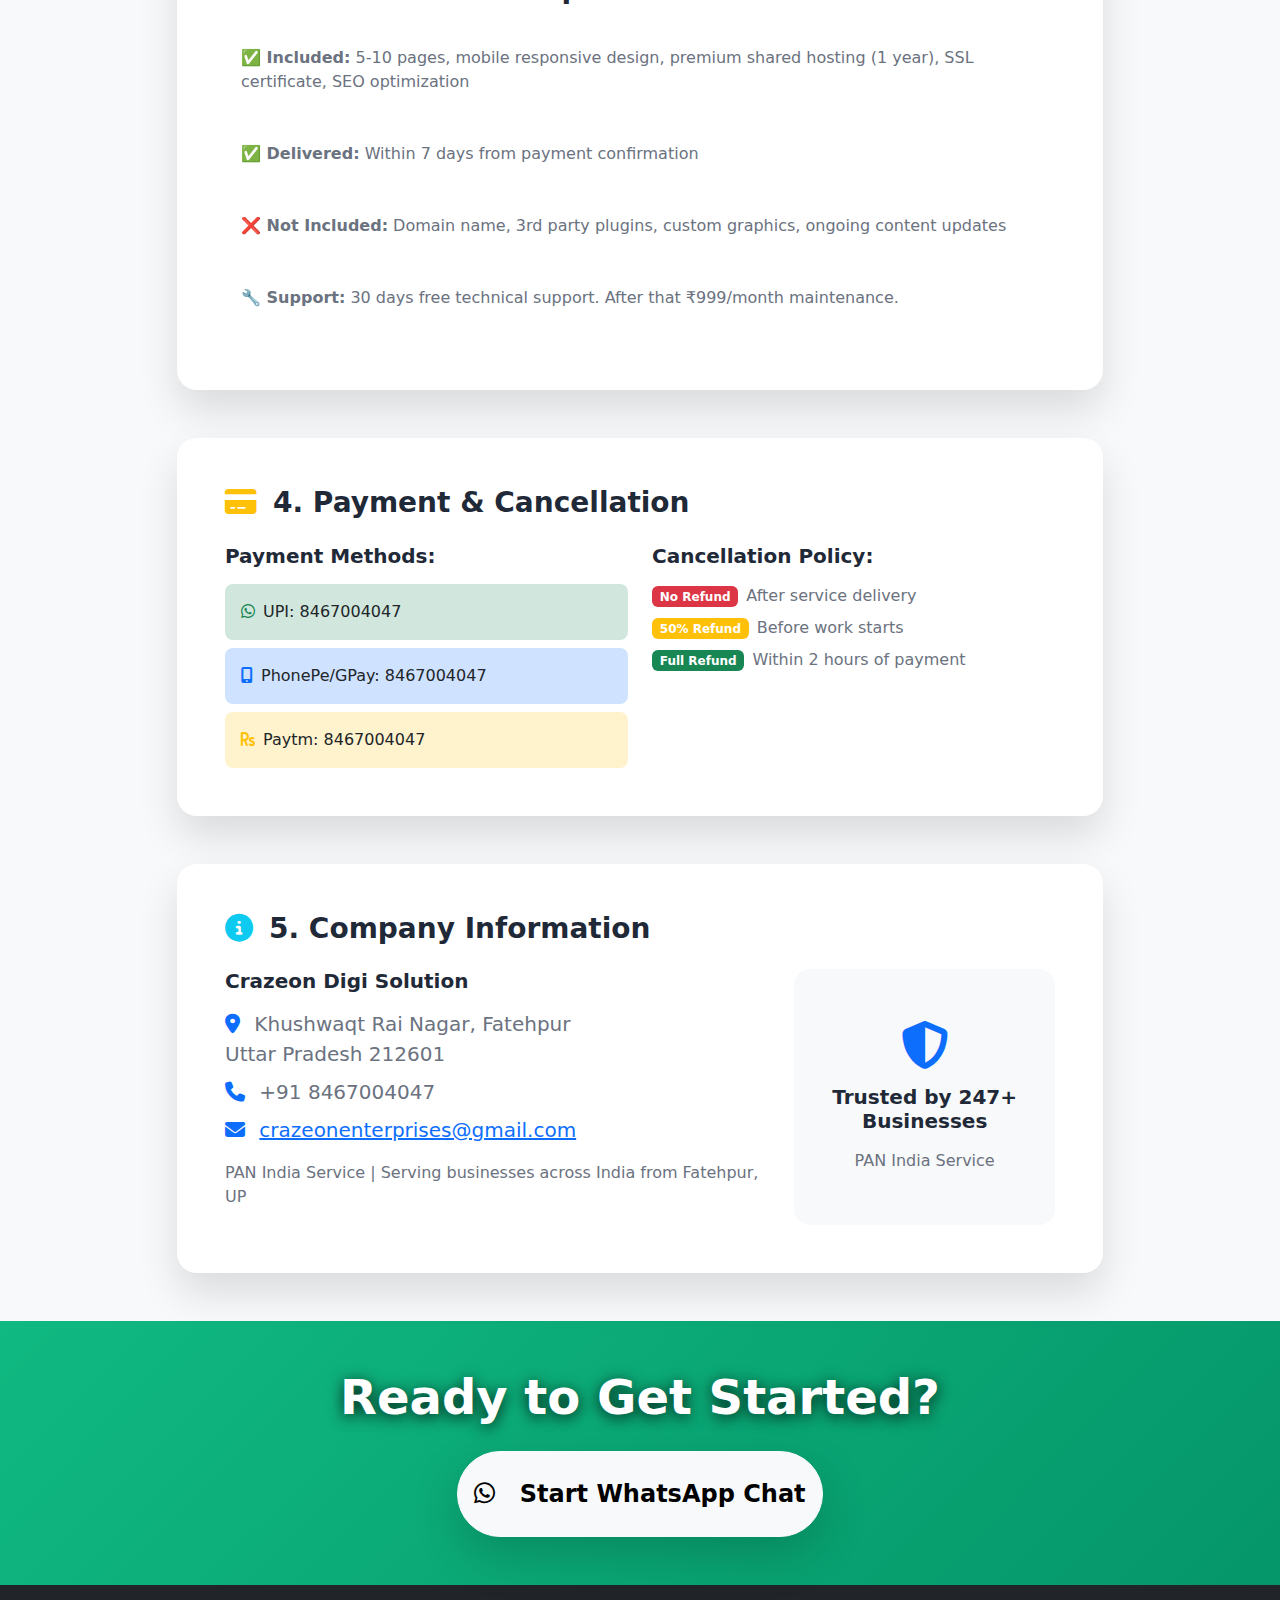
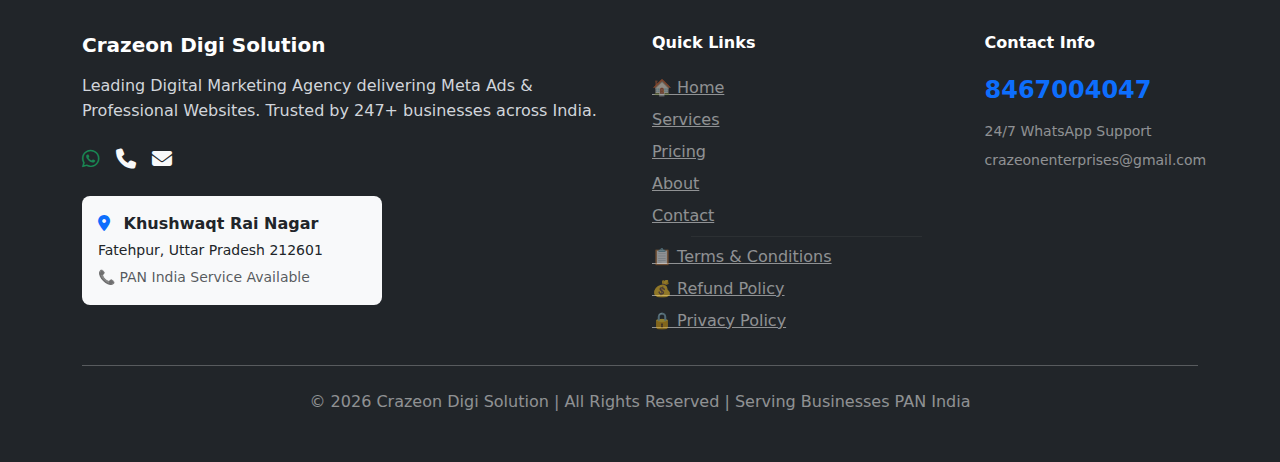
<file: terms.html>
<!DOCTYPE html>
<html lang="en">
<head>
<meta charset="UTF-8">
<meta name="viewport" content="width=device-width, initial-scale=1.0">
<title>Terms & Conditions | Crazeon Digi Solution</title>
<meta name="description" content="Terms & Conditions - Crazeon Digi Solution. Fatehpur Digital Agency. Meta Ads + Professional Websites.">
<link href="https://fonts.googleapis.com/css2?family=Poppins:wght@300;400;500;600;700;800&display=swap" rel="stylesheet">
<link rel="stylesheet" href="https://cdn.jsdelivr.net/npm/@fortawesome/fontawesome-free@6.4.2/css/all.min.css">
<link href="https://cdn.jsdelivr.net/npm/bootstrap@5.3.2/dist/css/bootstrap.min.css" rel="stylesheet">
<style>
/* 🔥 PERFECT FLOATING WHATSAPP - ALL PAGES SAME */
.whatsapp-float {
    position: fixed !important; 
    bottom: 25px !important; 
    right: 25px !important; 
    width: 70px !important; 
    height: 70px !important;
    background: #25D366 !important; 
    color: white !important; 
    border-radius: 50% !important; 
    font-size: 2.2rem !important;
    box-shadow: 0 15px 35px rgba(37,211,102,0.4) !important; 
    z-index: 99999 !important;
    display: flex !important; 
    align-items: center !important; 
    justify-content: center !important;
    text-decoration: none !important; 
    transition: all 0.3s ease !important;
    animation: pulse 2s infinite !important;
}
.whatsapp-float:hover {
    transform: scale(1.1) !important;
    box-shadow: 0 20px 40px rgba(37,211,102,0.5) !important;
}

/* 🔥 100% CLEAR TEXT EVERYWHERE */
.terms-hero {
    background: linear-gradient(135deg, #1e3a8a 0%, #3b82f6 50%, #60a5fa 100%) !important;
    min-height: 50vh;
    color: #ffffff !important;
    text-shadow: 0 4px 20px rgba(0,0,0,0.8) !important;
}

.terms-hero h1 {
    color: #ffffff !important;
    text-shadow: 0 5px 25px rgba(0,0,0,0.9) !important;
    font-weight: 800 !important;
}

/* WHITE SECTIONS */
.terms-card {
    background: #ffffff !important;
    box-shadow: 0 20px 40px rgba(0,0,0,0.12) !important;
    border-radius: 20px !important;
}

.text-dark-custom { color: #1f2937 !important; }
.text-muted-custom { color: #6b7280 !important; }

/* FOOTER SEPARATOR */
.footer-separator {
    border-color: rgba(255,255,255,0.2) !important;
}

@keyframes pulse {
    0% { transform: scale(1); }
    50% { transform: scale(1.08); }
    100% { transform: scale(1); }
}
</style>
</head>
<body>

<!-- NAVBAR -->
<nav class="navbar navbar-expand-lg navbar-light fixed-top shadow-sm" style="background: rgba(255,255,255,0.98) !important; backdrop-filter: blur(10px);">
  <div class="container">
    <a class="navbar-brand fw-bold text-primary fs-3" href="index.html"><strong>CRAZEON</strong></a>
    <button class="navbar-toggler" type="button" data-bs-toggle="collapse" data-bs-target="#navbarNav">
      <span class="navbar-toggler-icon"></span>
    </button>
    <div class="collapse navbar-collapse" id="navbarNav">
      <ul class="navbar-nav ms-auto">
        <li class="nav-item"><a class="nav-link" href="index.html">Home</a></li>
        <li class="nav-item"><a class="nav-link" href="about.html">About</a></li>
        <li class="nav-item"><a class="nav-link" href="services.html">Services</a></li>
        <li class="nav-item"><a class="nav-link" href="pricing.html">Pricing</a></li>
        <li class="nav-item"><a class="nav-link" href="contact.html">Contact</a></li>
      </ul>
    </div>
  </div>
</nav>

<!-- HERO BANNER -->
<section class="terms-hero py-5 text-center text-white d-flex align-items-center" style="margin-top: 80px;">
  <div class="container">
    <div class="row justify-content-center">
      <div class="col-lg-8">
        <h1 class="display-4 fw-bold mb-4">Terms & Conditions</h1>
        <p class="lead fs-4 mb-0" style="color: #f8fafc !important;">
          Last Updated: January 25, 2026
        </p>
      </div>
    </div>
  </div>
</section>

<!-- TERMS CONTENT -->
<section class="py-5 bg-light">
  <div class="container">
    <div class="row justify-content-center">
      <div class="col-lg-10">
        <div class="terms-card p-5 rounded-4 mb-5">
          <h2 class="h3 fw-bold mb-4 text-dark-custom">
            <i class="fas fa-file-contract me-3 text-primary"></i>1. Services Agreement
          </h2>
          <p class="fs-5 text-muted-custom mb-4">
            By engaging Crazeon Digi Solution for Meta Ads Management, Professional Website Development, 
            or any digital services, you agree to these terms. All services are delivered as per agreed packages.
          </p>
          
          <div class="row g-4 mb-5">
            <div class="col-md-6">
              <div class="p-4 border-start border-4 border-primary rounded-end bg-white">
                <h6 class="fw-bold text-dark-custom mb-2">Service Delivery</h6>
                <ul class="list-unstyled fs-6 text-muted-custom">
                  <li class="mb-2"><i class="fas fa-check text-success me-2"></i>Websites: 7 days</li>
                  <li class="mb-2"><i class="fas fa-check text-success me-2"></i>Meta Ads: 48 hours setup</li>
                  <li><i class="fas fa-check text-success me-2"></i>Weekly performance reports</li>
                </ul>
              </div>
            </div>
            <div class="col-md-6">
              <div class="p-4 border-start border-4 border-success rounded-end bg-white">
                <h6 class="fw-bold text-dark-custom mb-2">Payment Terms</h6>
                <p class="fs-6 text-muted-custom mb-0">
                  100% advance payment. No refunds after service delivery. 
                  UPI/Paytm/GPay accepted.
                </p>
              </div>
            </div>
          </div>
        </div>

        <div class="terms-card p-5 rounded-4 mb-5">
          <h2 class="h3 fw-bold mb-4 text-dark-custom">
            <i class="fas fa-chart-line me-3 text-success"></i>2. Meta Ads Performance
          </h2>
          <div class="row g-4">
            <div class="col-md-6">
              <h5 class="fw-bold text-dark-custom mb-3">What We Guarantee:</h5>
              <ul class="list-unstyled fs-6 text-muted-custom">
                <li class="mb-2"><i class="fas fa-check text-success me-2"></i>Campaign setup within 48 hours</li>
                <li class="mb-2"><i class="fas fa-check text-success me-2"></i>Daily monitoring & optimization</li>
                <li class="mb-2"><i class="fas fa-check text-success me-2"></i>WhatsApp performance reports</li>
                <li><i class="fas fa-check text-success me-2"></i>A/B testing included</li>
              </ul>
            </div>
            <div class="col-md-6">
              <h5 class="fw-bold text-dark-custom mb-3">What We Don't Guarantee:</h5>
              <ul class="list-unstyled fs-6 text-muted-custom">
                <li class="mb-2"><i class="fas fa-exclamation-triangle text-warning me-2"></i>Specific sales numbers</li>
                <li class="mb-2"><i class="fas fa-exclamation-triangle text-warning me-2"></i>Lead guarantees</li>
                <li><i class="fas fa-exclamation-triangle text-warning me-2"></i>ROI percentages</li>
              </ul>
              <p class="small text-danger fw-bold mt-2">
                Ads performance depends on ad budget, product quality, and market demand.
              </p>
            </div>
          </div>
        </div>

        <div class="terms-card p-5 rounded-4 mb-5">
          <h2 class="h3 fw-bold mb-4 text-dark-custom">
            <i class="fas fa-laptop-code me-3 text-primary"></i>3. Website Development
          </h2>
          <ul class="list-unstyled fs-6 text-muted-custom">
            <li class="mb-3 p-3 bg-white rounded-3">
              <strong>✅ Included:</strong> 5-10 pages, mobile responsive design, premium shared hosting (1 year), SSL certificate, SEO optimization
            </li>
            <li class="mb-3 p-3 bg-white rounded-3">
              <strong>✅ Delivered:</strong> Within 7 days from payment confirmation
            </li>
            <li class="mb-3 p-3 bg-white rounded-3">
              <strong>❌ Not Included:</strong> Domain name, 3rd party plugins, custom graphics, ongoing content updates
            </li>
            <li class="mb-3 p-3 bg-white rounded-3">
              <strong>🔧 Support:</strong> 30 days free technical support. After that ₹999/month maintenance.
            </li>
          </ul>
        </div>

        <div class="terms-card p-5 rounded-4 mb-5">
          <h2 class="h3 fw-bold mb-4 text-dark-custom">
            <i class="fas fa-credit-card me-3 text-warning"></i>4. Payment & Cancellation
          </h2>
          <div class="row g-4">
            <div class="col-md-6">
              <h5 class="fw-bold text-dark-custom mb-3">Payment Methods:</h5>
              <div class="d-flex flex-column gap-2">
                <span class="p-3 bg-success-subtle rounded-3 fs-6">
                  <i class="fab fa-whatsapp text-success me-2"></i>UPI: 8467004047
                </span>
                <span class="p-3 bg-primary-subtle rounded-3 fs-6">
                  <i class="fas fa-mobile-alt text-primary me-2"></i>PhonePe/GPay: 8467004047
                </span>
                <span class="p-3 bg-warning-subtle rounded-3 fs-6">
                  <i class="fas fa-rupee-sign text-warning me-2"></i>Paytm: 8467004047
                </span>
              </div>
            </div>
            <div class="col-md-6">
              <h5 class="fw-bold text-dark-custom mb-3">Cancellation Policy:</h5>
              <ul class="list-unstyled fs-6 text-muted-custom">
                <li class="mb-2"><span class="badge bg-danger me-2">No Refund</span>After service delivery</li>
                <li class="mb-2"><span class="badge bg-warning me-2">50% Refund</span>Before work starts</li>
                <li><span class="badge bg-success me-2">Full Refund</span>Within 2 hours of payment</li>
              </ul>
            </div>
          </div>
        </div>

        <div class="terms-card p-5 rounded-4">
          <h2 class="h3 fw-bold mb-4 text-dark-custom">
            <i class="fas fa-info-circle me-3 text-info"></i>5. Company Information
          </h2>
          <div class="row g-4">
            <div class="col-lg-8">
              <h5 class="fw-bold text-dark-custom mb-3">Crazeon Digi Solution</h5>
              <p class="fs-5 text-muted-custom mb-2">
                <i class="fas fa-map-marker-alt me-2 text-primary"></i>
                Khushwaqt Rai Nagar, Fatehpur<br>
                Uttar Pradesh 212601
              </p>
              <p class="fs-5 text-muted-custom mb-2">
                <i class="fas fa-phone me-2 text-primary"></i>
                +91 8467004047
              </p>
              <p class="fs-5 text-muted-custom mb-3">
                <i class="fas fa-envelope me-2 text-primary"></i>
                <a href="mailto:crazeonenterprises@gmail.com" class="text-primary">crazeonenterprises@gmail.com</a>
              </p>
              <p class="text-muted-custom">
                PAN India Service | Serving businesses across India from Fatehpur, UP
              </p>
            </div>
            <div class="col-lg-4 text-center">
              <div class="bg-light p-4 rounded-4 h-100 d-flex flex-column justify-content-center">
                <i class="fas fa-shield-alt fa-3x text-primary mb-3"></i>
                <h5 class="fw-bold text-dark-custom mb-3">Trusted by 247+ Businesses</h5>
                <p class="text-muted-custom fs-6 mb-0">PAN India Service</p>
              </div>
            </div>
          </div>
        </div>
      </div>
    </div>
  </div>
</section>

<!-- CTA -->
<section class="py-5 text-white text-center" style="background: linear-gradient(135deg, #10b981, #059669) !important;">
  <div class="container">
    <h2 class="display-5 fw-bold mb-4" style="color: #ffffff !important; text-shadow: 0 3px 15px rgba(0,0,0,0.8);">
      Ready to Get Started?
    </h2>
    <a href="https://wa.me/918467004047?text=Hi%20Crazeon!%20Terms%20padh%20liye...%20services%20start%20karni%20hai" 
       class="btn btn-light btn-lg px-6 py-4 fs-4 fw-bold shadow-lg" style="border-radius: 50px;" target="_blank">
      <i class="fab fa-whatsapp me-3"></i> Start WhatsApp Chat
    </a>
  </div>
</section>

<!-- ✅ PERFECT CONSISTENT FOOTER WITH LEGAL LINKS -->
<footer class="bg-dark text-white py-5">
  <div class="container">
    <div class="row">
      <div class="col-lg-6 mb-4">
        <h5 class="fw-bold mb-3"><strong>Crazeon Digi Solution</strong></h5>
        <p class="mb-4" style="color: #d1d5db !important; line-height: 1.6;">
          Leading Digital Marketing Agency delivering Meta Ads & Professional Websites. 
          Trusted by 247+ businesses across India.
        </p>
        <div class="d-flex gap-3 mb-4">
          <a href="https://wa.me/918467004047" class="text-success"><i class="fab fa-whatsapp fa-lg"></i></a>
          <a href="tel:+918467004047" class="text-light"><i class="fas fa-phone fa-lg"></i></a>
          <a href="mailto:crazeonenterprises@gmail.com" class="text-light"><i class="fas fa-envelope fa-lg"></i></a>
        </div>
        <div class="p-3 bg-light rounded-3" style="max-width: 300px;">
          <p class="mb-1 fw-bold fs-6 text-dark">
            <i class="fas fa-map-marker-alt me-2 text-primary"></i>
            Khushwaqt Rai Nagar
          </p>
          <p class="mb-1 small text-dark fw-medium">
            Fatehpur, Uttar Pradesh 212601
          </p>
          <small class="text-muted">📞 PAN India Service Available</small>
        </div>
      </div>
      <div class="col-lg-6">
        <div class="row">
          <!-- ✅ PERFECT QUICK LINKS WITH ALL LEGAL PAGES -->
          <div class="col-md-7">
            <h6 class="fw-bold mb-4">Quick Links</h6>
            <a href="index.html" class="text-white-50 d-block mb-2">🏠 Home</a>
            <a href="services.html" class="text-white-50 d-block mb-2">Services</a>
            <a href="pricing.html" class="text-white-50 d-block mb-2">Pricing</a>
            <a href="about.html" class="text-white-50 d-block mb-2">About</a>
            <a href="contact.html" class="text-white-50 d-block mb-2">Contact</a>
            <hr class="my-2 w-75 mx-auto footer-separator">
            <a href="terms.html" class="text-white-50 d-block mb-2">📋 Terms & Conditions</a>
            <a href="refund.html" class="text-white-50 d-block mb-2">💰 Refund Policy</a>
            <a href="privacy.html" class="text-white-50 d-block mb-2">🔒 Privacy Policy</a>
          </div>
          <div class="col-md-5">
            <h6 class="fw-bold mb-4">Contact Info</h6>
            <div class="h4 fw-bold text-primary mb-3">8467004047</div>
            <p class="text-white-50 small mb-2">24/7 WhatsApp Support</p>
            <p class="text-white-50 small mb-0">crazeonenterprises@gmail.com</p>
          </div>
        </div>
      </div>
    </div>
    <hr class="my-4">
    <div class="text-center">
      <p class="text-white-50 mb-0">
        © 2026 Crazeon Digi Solution | All Rights Reserved | Serving Businesses PAN India
      </p>
    </div>
  </div>
</footer>

<!-- SCRIPTS -->
<script src="https://cdn.jsdelivr.net/npm/bootstrap@5.3.2/dist/js/bootstrap.bundle.min.js"></script>

<!-- 🔥 PERFECT FLOATING WHATSAPP -->
<a href="https://wa.me/918467004047?text=Hi%20Crazeon!%20Terms%20page%20dekhi..." class="whatsapp-float" target="_blank">
  <i class="fab fa-whatsapp"></i>
</a>

</body>
</html>
</file>
